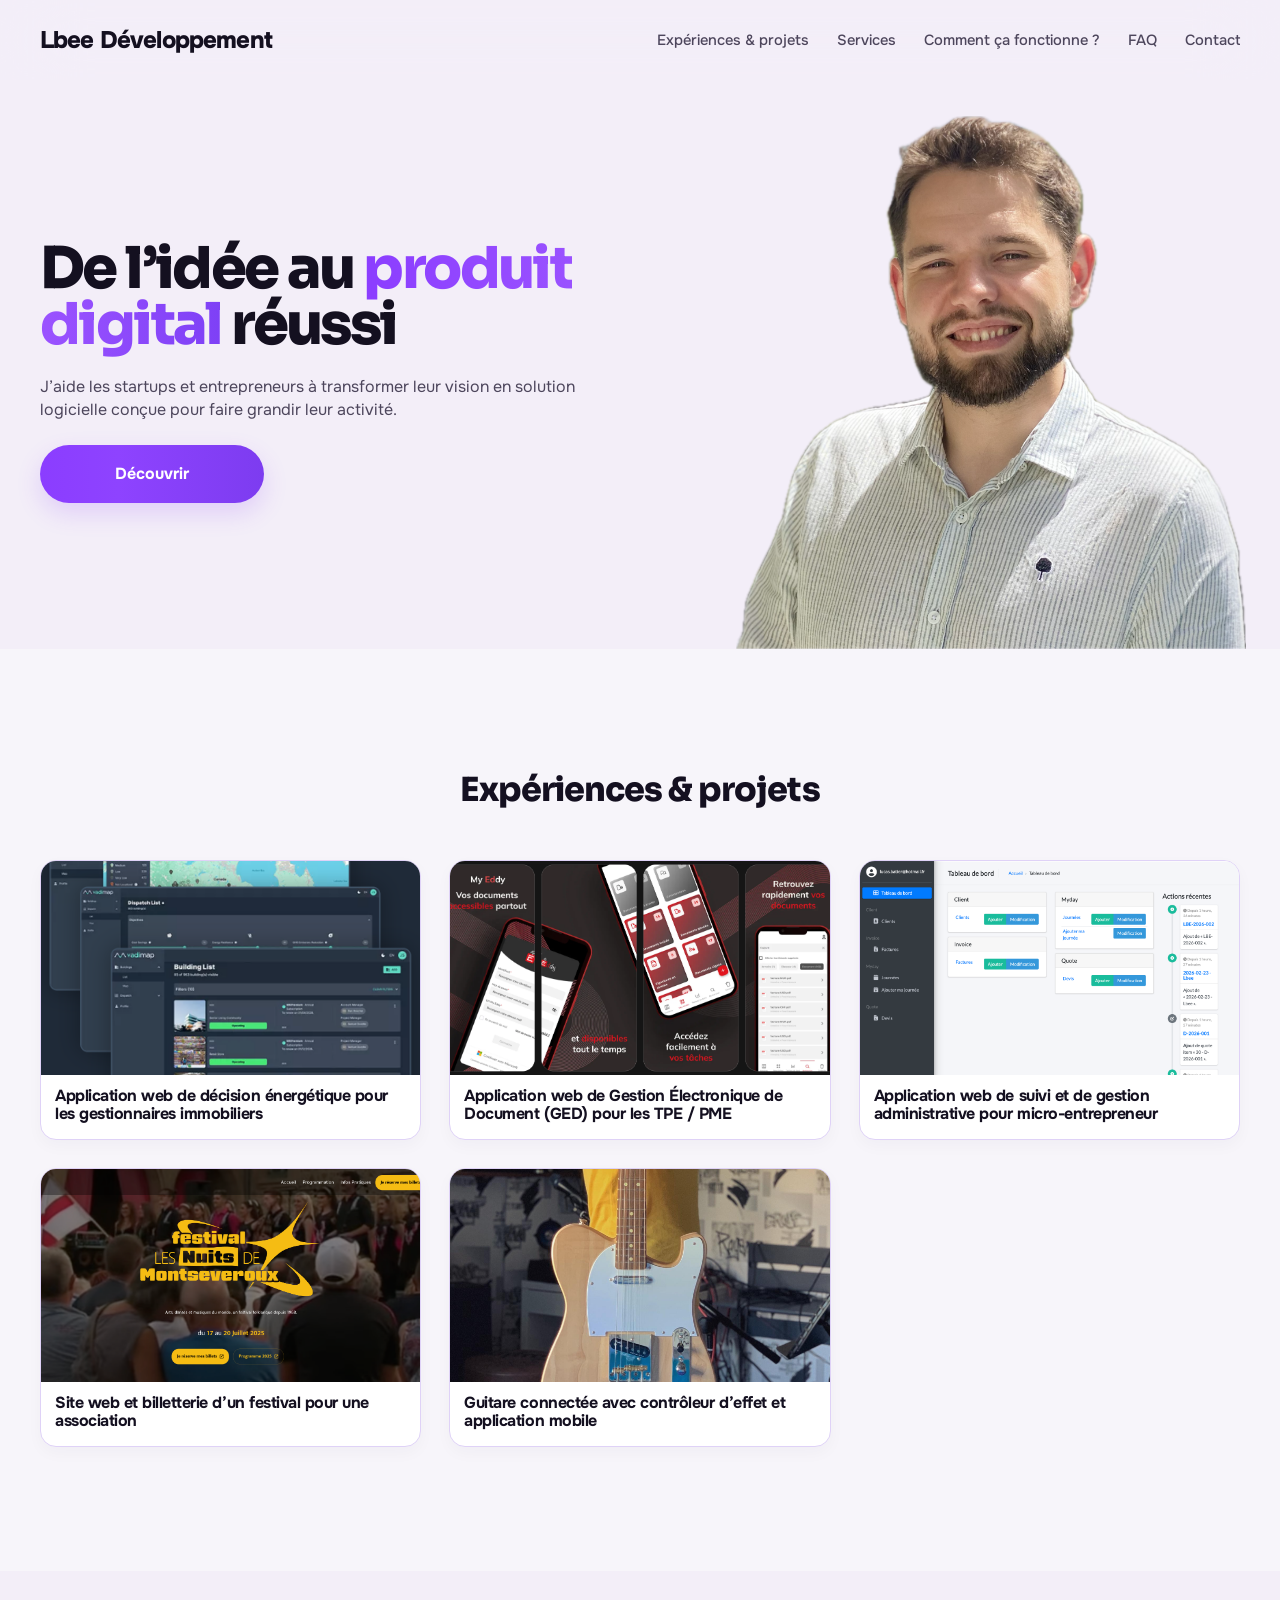
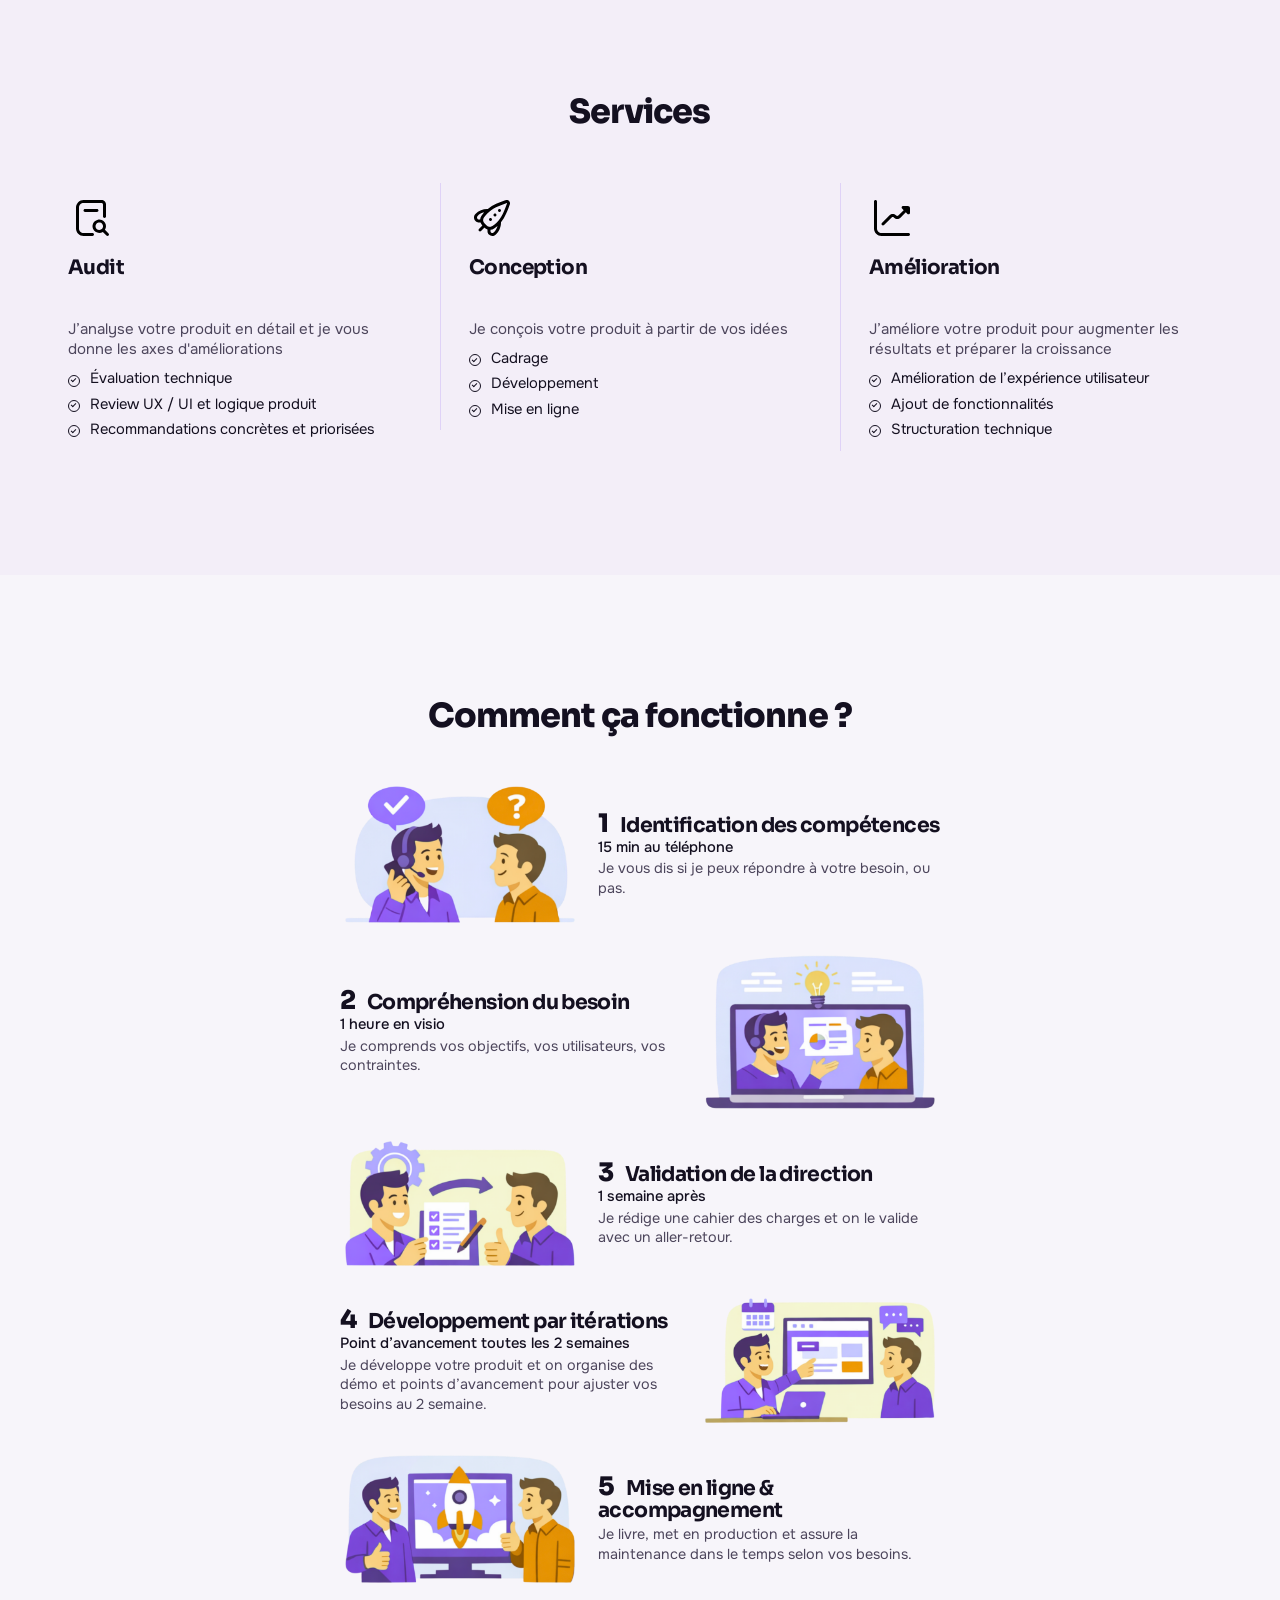
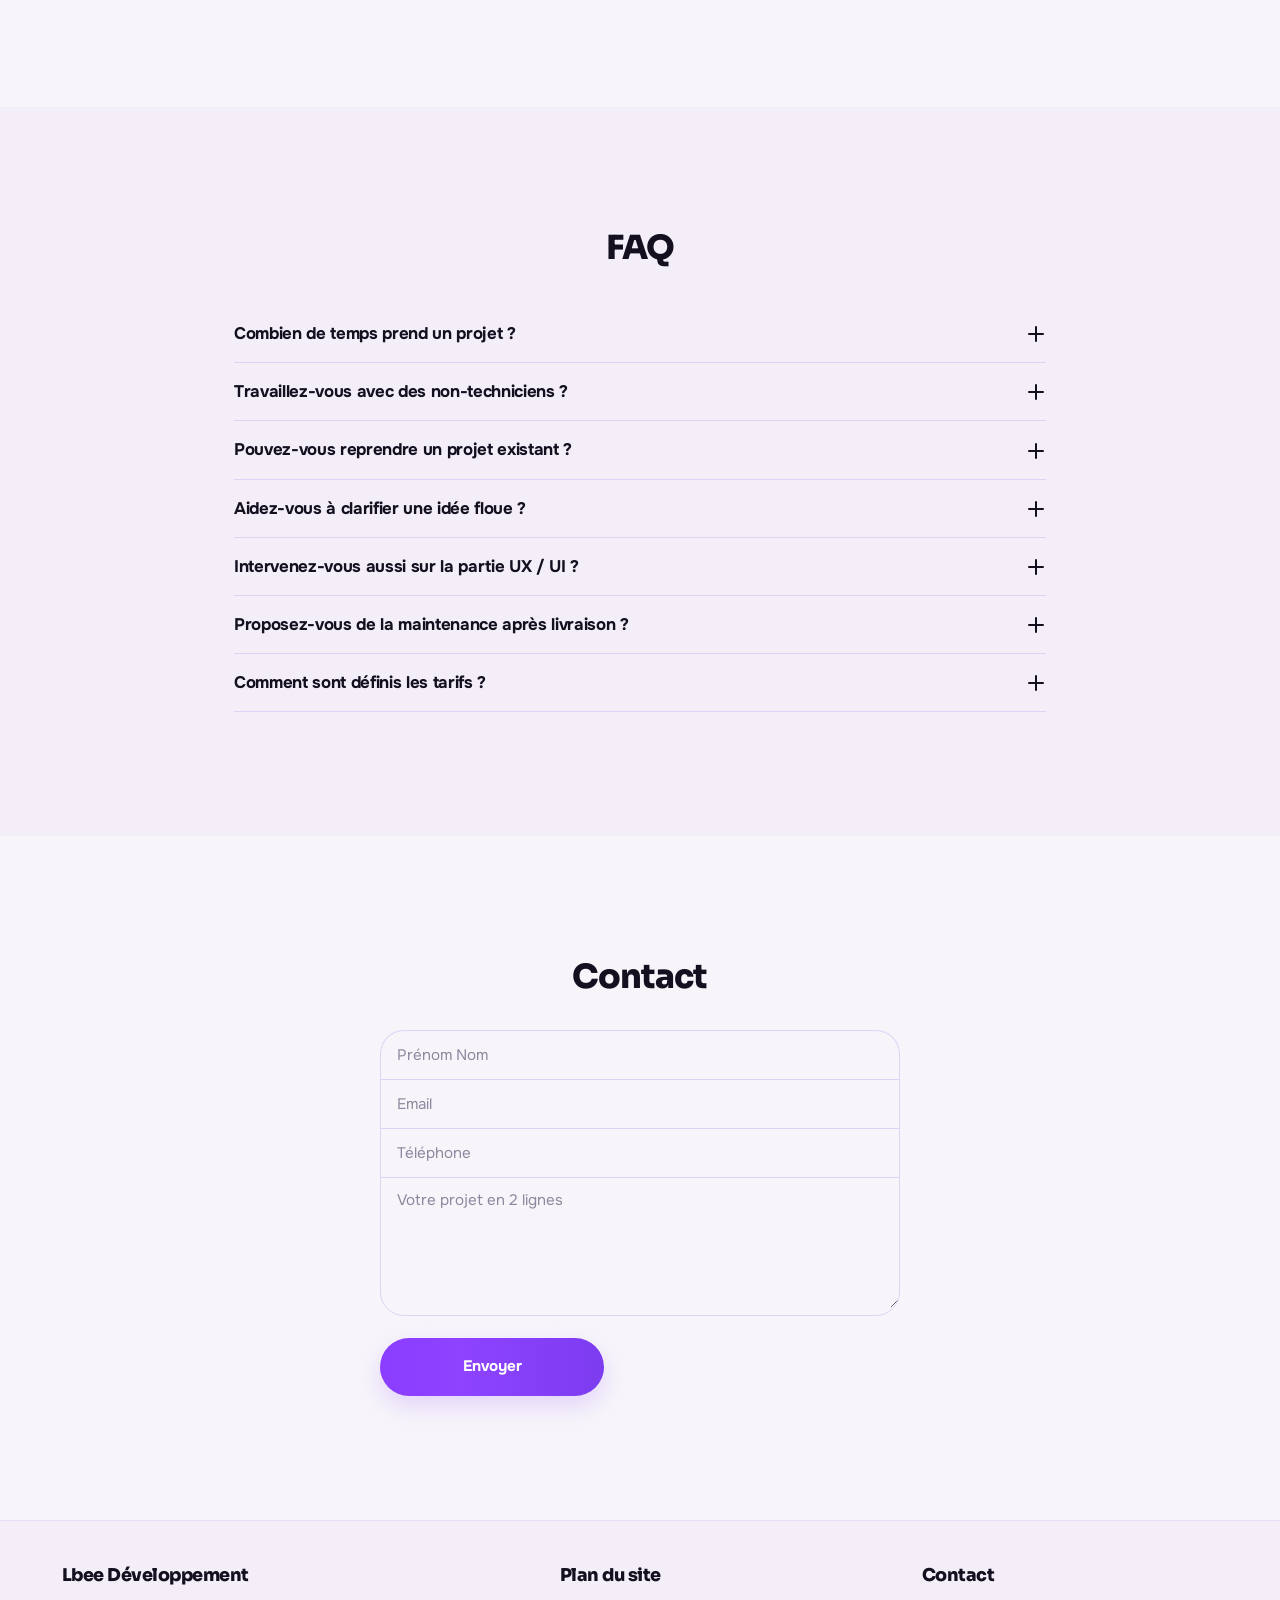
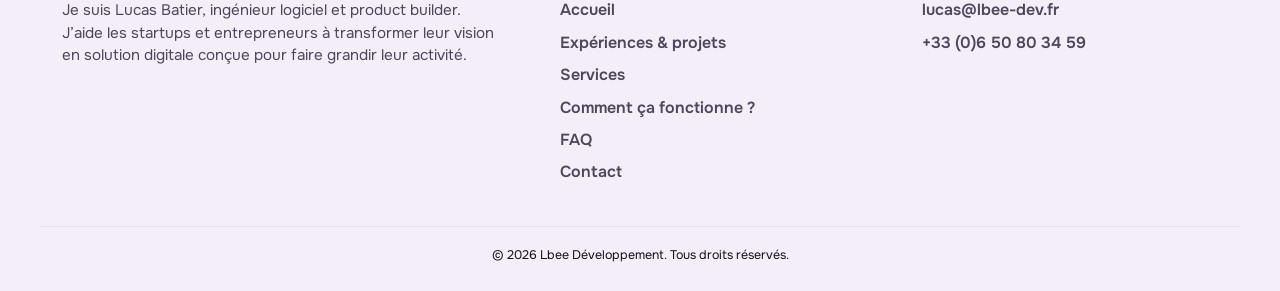
<file: index.html>
<!doctype html>
<html lang="fr">
  <head>
    <meta charset="utf-8" />
    <meta name="viewport" content="width=device-width, initial-scale=1" />
    <title>Lbee Développement | Conception de produits digitaux</title>
    <meta
      name="description"
      content="Lbee Développement accompagne les startups et entrepreneurs à transformer leur vision en solution logicielle conçue pour faire grandir leur activité."
    />
    <meta
      name="keywords"
      content="développement web, produit digital, startup, application web, audit technique, UX UI, freelance, Lbee Développement"
    />
    <meta name="author" content="Lbee Développement" />
    <meta name="robots" content="index,follow,max-image-preview:large" />
    <link rel="canonical" href="https://example.com/" />

    <!-- Open Graph -->
    <meta property="og:locale" content="fr_FR" />
    <meta property="og:type" content="website" />
    <meta property="og:title" content="Lbee Développement | Conception de produits digitaux" />
    <meta
      property="og:description"
      content="J’aide les startups et entrepreneurs à transformer leur vision en solution logicielle conçue pour faire grandir leur activité."
    />
    <meta property="og:url" content="https://example.com/" />
    <meta property="og:site_name" content="Lbee Développement" />
    <meta property="og:image" content="assets/images/og-cover.jpg" />

    <!-- Twitter -->
    <meta name="twitter:card" content="summary_large_image" />
    <meta name="twitter:title" content="Lbee Développement | Création de produits digitaux utiles" />
    <meta
      name="twitter:description"
      content="Audit produit & technique, conception de produit digital, évolution de 1ère version."
    />
    <meta name="twitter:image" content="assets/images/og-cover.jpg" />

    <!-- Fonts -->
    <link rel="preconnect" href="https://fonts.googleapis.com" />
    <link rel="preconnect" href="https://fonts.gstatic.com" crossorigin />
    <link
      href="https://fonts.googleapis.com/css2?family=Onest:wght@400;500;600;700;800&family=Sora:wght@600;700;800&display=swap"
      rel="stylesheet"
    />

    <link rel="icon" href="assets/images/favicon.ico" />
    <link rel="stylesheet" href="styles.css" />

    <!-- JSON-LD (minimal SEO foundation) -->
    <script type="application/ld+json">
      {
        "@context": "https://schema.org",
        "@type": "ProfessionalService",
        "name": "Lbee Développement",
        "url": "https://example.com/",
        "description": "Conception, développement et évolution de produits digitaux pour startups et entrepreneurs.",
        "areaServed": "France",
        "serviceType": ["Développement web", "Audit produit & technique", "Conception de produit digital"],
        "sameAs": []
      }
    </script>
  </head>

  <body>
    <a class="skip-link" href="#main-content">Aller au contenu</a>

    <header class="site-header" id="top">
      <div class="container header-inner">
        <a class="brand" href="#top" aria-label="Retour à l'accueil">Lbee Développement</a>

        <nav class="site-nav" aria-label="Navigation principale">
          <ul class="nav-list">
            <li><a href="#experiences">Expériences &amp; projets</a></li>
            <li><a href="#services">Services</a></li>
            <li><a href="#process">Comment ça fonctionne ?</a></li>
            <li><a href="#faq">FAQ</a></li>
            <li><a href="#contact">Contact</a></li>
          </ul>
        </nav>

        <button
          class="nav-toggle"
          type="button"
          aria-expanded="false"
          aria-controls="mobile-menu"
          aria-label="Ouvrir le menu"
        >
          <span class="nav-toggle__line"></span>
          <span class="nav-toggle__line"></span>
          <span class="nav-toggle__line"></span>
        </button>
      </div>

      <div id="mobile-menu" class="mobile-menu" hidden>
        <nav class="mobile-nav container" aria-label="Navigation mobile">
          <ul class="mobile-nav-list">
            <li><a href="#experiences">Expériences &amp; projets</a></li>
            <li><a href="#services">Services</a></li>
            <li><a href="#process">Comment ça fonctionne ?</a></li>
            <li><a href="#faq">FAQ</a></li>
            <li><a href="#contact">Contact</a></li>
          </ul>
        </nav>
      </div>
    </header>

    <main id="main-content">
      <!-- Hero -->
      <section class="hero">
        <div class="container hero__layout">
          <div class="hero__text">
            <h1 class="hero__title">
              De l’idée au <span class="text-gradient">produit digital</span> réussi
            </h1>
            <p class="hero__subtitle">
              J’aide les startups et entrepreneurs à transformer leur vision en solution logicielle conçue pour faire grandir leur activité.
            </p>
            <a class="button button--primary" href="#experiences">Découvrir</a>
          </div>

          <div class="hero__visual">
            <img
              src="assets/images/hero-portrait.png"
              alt="Portrait du fondateur de Lbee Développement"
              width="640"
              height="640"
              loading="eager"
              decoding="async"
            />
          </div>
        </div>
      </section>

      <!-- Experiences -->
      <section class="section section--white" id="experiences" aria-labelledby="experiences-title">
        <div class="container">
          <header class="section-header">
            <h2 id="experiences-title" class="section-title">Expériences &amp; projets</h2>
          </header>

          <div class="projects-grid">
            <a
              class="project-card project-card--link"
              href="projects/decision-energetique"
              aria-label="Voir le projet : Projet application web de décision énergétique"
            >
              <img
                class="project-card__image"
                src="assets/images/projects/decision-energetique.png"
                alt="Projet application web de décision énergétique"
                width="560"
                height="360"
                loading="lazy"
                decoding="async"
              />
              <div class="project-card__body">
                <h3 class="project-card__title">
                  Application web de décision énergétique pour les gestionnaires immobiliers
                </h3>
              </div>
            </a>

            <a
              class="project-card project-card--link"
              href="projects/ged"
              aria-label="Voir le projet : Projet application de Gestion Électronique de Document"
            >
              <img
                class="project-card__image"
                src="assets/images/projects/ged.png"
                alt="Projet application de Gestion Électronique de Document"
                width="560"
                height="360"
                loading="lazy"
                decoding="async"
              />
              <div class="project-card__body">
                <h3 class="project-card__title">
                  Application web de Gestion Électronique de Document (GED) pour les TPE / PME
                </h3>
              </div>
            </a>

            <a
              class="project-card project-card--link"
              href="projects/autogest"
              aria-label="Voir le projet : Projet application web de suivi administratif"
            >
              <img
                class="project-card__image"
                src="assets/images/projects/autogest.png"
                alt="Projet application web de suivi administratif"
                width="560"
                height="360"
                loading="lazy"
                decoding="async"
              />
              <div class="project-card__body">
                <h3 class="project-card__title">
                  Application web de suivi et de gestion administrative pour micro-entrepreneur
                </h3>
              </div>
            </a>


            <a
              class="project-card project-card--link"
              href="projects/les-nuits-de-montseveroux"
              aria-label="Voir le projet : Projet site web et billetterie pour festival"
            >
              <img
                class="project-card__image"
                src="assets/images/projects/les-nuits-de-montseveroux.png"
                alt="Projet site web et billetterie pour festival"
                width="560"
                height="360"
                loading="lazy"
                decoding="async"
              />
              <div class="project-card__body">
                <h3 class="project-card__title">
                  Site web et billetterie d’un festival pour une association
                </h3>
              </div>
            </a>


            <a
              class="project-card project-card--link"
              href="projects/guitare-connectee"
              aria-label="Voir le projet : Projet guitare connectée et application mobile"
            >
              <img
                class="project-card__image"
                src="assets/images/projects/guitare-connectee.jpeg"
                alt="Projet guitare connectée et application mobile"
                width="560"
                height="360"
                loading="lazy"
                decoding="async"
              />
              <div class="project-card__body">
                <h3 class="project-card__title">
                  Guitare connectée avec contrôleur d’effet et application mobile
                </h3>
              </div>
            </a>
          </div>
        </div>
      </section>

      <!-- Services -->
      <section class="section" id="services" aria-labelledby="services-title">
        <div class="container">
          <header class="section-header">
            <h2 id="services-title" class="section-title">Services</h2>
          </header>

          <div class="services-grid">
            <article class="service-card">
              <div class="service-card__icon" aria-hidden="true">
                <img src="assets/icons/service-audit.svg" alt="" width="44" height="44" loading="lazy" />
              </div>
              <div class="service-card__content">
                <h3 class="service-card__title">Audit</h3>
                <p class="service-card__desc">J’analyse votre produit en détail et je vous donne les axes d'améliorations</p>
                <ul class="service-card__list">
                  <li>Évaluation technique</li>
                  <li>Review UX / UI et logique produit</li>
                  <li>Recommandations concrètes et priorisées</li>
                </ul>
              </div>
            </article>

            <article class="service-card">
              <div class="service-card__icon" aria-hidden="true">
                <img src="assets/icons/service-conception.svg" alt="" width="44" height="44" loading="lazy" />
              </div>
              <div class="service-card__content">
                <h3 class="service-card__title">Conception</h3>
                <p class="service-card__desc">
                  Je conçois votre produit à partir de vos idées
                </p>
                <ul class="service-card__list">
                  <li>Cadrage</li>
                  <li>Développement</li>
                  <li>Mise en ligne</li>
                </ul>
              </div>
            </article>

            <article class="service-card">
              <div class="service-card__icon" aria-hidden="true">
                <img src="assets/icons/service-evolution.svg" alt="" width="44" height="44" loading="lazy" />
              </div>
              <div class="service-card__content">
                <h3 class="service-card__title">Amélioration</h3>
                <p class="service-card__desc">
                  J’améliore votre produit pour augmenter les résultats et préparer la croissance
                </p>
                <ul class="service-card__list">
                  <li>Amélioration de l’expérience utilisateur</li>
                  <li>Ajout de fonctionnalités</li>
                  <li>Structuration technique</li>
                </ul>
              </div>
            </article>
          </div>
        </div>
      </section>

      <!-- Process -->
      <section class="section section--white" id="process" aria-labelledby="process-title">
        <div class="container process">
          <header class="section-header">
            <h2 id="process-title" class="section-title">Comment ça fonctionne ?</h2>
          </header>

          <ol class="process-steps">
            <li class="process-step">
              <div class="process-step__illustration">
                <img src="assets/images/process/1.png" alt="" width="240" height="140" loading="lazy" />
              </div>
              <div class="process-step__content">
                <h3 class="process-step__title"><span class="step-number">1</span> Identification des compétences</h3>
                <p class="process-step__meta">15 min au téléphone</p>
                <p class="process-step__desc">
                  Je vous dis si je peux répondre à votre besoin, ou pas.
                </p>
              </div>
            </li>

            <li class="process-step">
              <div class="process-step__illustration">
                <img src="assets/images/process/2.png" alt="" width="240" height="140" loading="lazy" />
              </div>
              <div class="process-step__content">
                <h3 class="process-step__title"><span class="step-number">2</span> Compréhension du besoin</h3>
                <p class="process-step__meta">1 heure en visio</p>
                <p class="process-step__desc">
                  Je comprends vos objectifs, vos utilisateurs, vos contraintes.
                </p>
              </div>
            </li>

            <li class="process-step">
              <div class="process-step__illustration">
                <img src="assets/images/process/3.png" alt="" width="240" height="140" loading="lazy" />
              </div>
              <div class="process-step__content">
                <h3 class="process-step__title"><span class="step-number">3</span> Validation de la direction</h3>
                <p class="process-step__meta">1 semaine après</p>
                <p class="process-step__desc">
                  Je rédige une cahier des charges et on le valide avec un aller-retour.
                </p>
              </div>
            </li>

            <li class="process-step">
              <div class="process-step__illustration">
                <img src="assets/images/process/4.png" alt="" width="240" height="140" loading="lazy" />
              </div>
              <div class="process-step__content">
                <h3 class="process-step__title"><span class="step-number">4</span> Développement par itérations</h3>
                <p class="process-step__meta">Point d’avancement toutes les 2 semaines</p>
                <p class="process-step__desc">
                  Je développe votre produit et on organise des démo et points d’avancement pour ajuster vos besoins au 2 semaine.
                </p>
              </div>
            </li>

            <li class="process-step">
              <div class="process-step__illustration">
                <img src="assets/images/process/5.png" alt="" width="240" height="140" loading="lazy" />
              </div>
              <div class="process-step__content">
                <h3 class="process-step__title"><span class="step-number">5</span> Mise en ligne &amp; accompagnement</h3>
                <p class="process-step__meta"></p>
                <p class="process-step__desc">
                  Je livre, met en production et assure la maintenance dans le temps selon vos besoins.
                </p>
              </div>
            </li>
          </ol>
        </div>
      </section>

      <!-- FAQ -->
      <section class="section" id="faq" aria-labelledby="faq-title">
        <div class="container faq">
          <header class="section-header">
            <h2 id="faq-title" class="section-title">FAQ</h2>
          </header>

          <div class="faq-list" role="list">
            <article class="faq-item" role="listitem">
              <h3>
                <button class="faq-question" type="button" aria-expanded="false" aria-controls="faq-panel-1" id="faq-button-1">
                  <span>Combien de temps prend un projet ?</span>
                  <span class="faq-icon" aria-hidden="true"></span>
                </button>
              </h3>
              <div class="faq-answer" id="faq-panel-1" role="region" aria-labelledby="faq-button-1" hidden>
                <p>
                  Tout dépend de la complexité, il peut prendre 1 jour pour un site vitrine ou une application très simple à plusieurs mois pour une application métier spécifique.
                </p>
              </div>
            </article>

            <article class="faq-item" role="listitem">
              <h3>
                <button class="faq-question" type="button" aria-expanded="false" aria-controls="faq-panel-2" id="faq-button-2">
                  <span>Travaillez-vous avec des non-techniciens ?</span>
                  <span class="faq-icon" aria-hidden="true"></span>
                </button>
              </h3>
              <div class="faq-answer" id="faq-panel-2" role="region" aria-labelledby="faq-button-2" hidden>
                <p>
                  Oui, j’ai l’habitude de travailler avec et pour des personnes qui ne connaissent pas le métier mais qui me transmette le besoin.
                </p>
              </div>
            </article>

            <article class="faq-item" role="listitem">
              <h3>
                <button class="faq-question" type="button" aria-expanded="false" aria-controls="faq-panel-3" id="faq-button-3">
                  <span>Pouvez-vous reprendre un projet existant ?</span>
                  <span class="faq-icon" aria-hidden="true"></span>
                </button>
              </h3>
              <div class="faq-answer" id="faq-panel-3" role="region" aria-labelledby="faq-button-3" hidden>
                <p>
                  Oui, je conseil un audit en amont pour identifier la complexité et l’état du projet.
                </p>
              </div>
            </article>

            <article class="faq-item" role="listitem">
              <h3>
                <button class="faq-question" type="button" aria-expanded="false" aria-controls="faq-panel-4" id="faq-button-4">
                  <span>Aidez-vous à clarifier une idée floue ?</span>
                  <span class="faq-icon" aria-hidden="true"></span>
                </button>
              </h3>
              <div class="faq-answer" id="faq-panel-4" role="region" aria-labelledby="faq-button-4" hidden>
                <p>
                  Oui, avec ma vision produits, nous pouvons effectuer un travail ensemble sur la cible utilisateur, les personas afin de creuser et valider le concept.
                </p>
              </div>
            </article>

            <article class="faq-item" role="listitem">
              <h3>
                <button class="faq-question" type="button" aria-expanded="false" aria-controls="faq-panel-5" id="faq-button-5">
                  <span>Intervenez-vous aussi sur la partie UX / UI ?</span>
                  <span class="faq-icon" aria-hidden="true"></span>
                </button>
              </h3>
              <div class="faq-answer" id="faq-panel-5" role="region" aria-labelledby="faq-button-5" hidden>
                <p>
                  Oui, je peux effectuer des maquettes et définir des flow utilisateur sur des produits simple. S’il y a plus de complexité je collabore avec un designer.
                </p>
              </div>
            </article>

            <article class="faq-item" role="listitem">
              <h3>
                <button class="faq-question" type="button" aria-expanded="false" aria-controls="faq-panel-6" id="faq-button-6">
                  <span>Proposez-vous de la maintenance après livraison ?</span>
                  <span class="faq-icon" aria-hidden="true"></span>
                </button>
              </h3>
              <div class="faq-answer" id="faq-panel-6" role="region" aria-labelledby="faq-button-6" hidden>
                <p>
                  Oui, si vous souhaitez que je gère l’hébergement de votre projet je garantit la maintenance en fonction de votre besoin.
                </p>
              </div>
            </article>

            <article class="faq-item" role="listitem">
              <h3>
                <button class="faq-question" type="button" aria-expanded="false" aria-controls="faq-panel-7" id="faq-button-7">
                  <span>Comment sont définis les tarifs ?</span>
                  <span class="faq-icon" aria-hidden="true"></span>
                </button>
              </h3>
              <div class="faq-answer" id="faq-panel-7" role="region" aria-labelledby="faq-button-7" hidden>
                <p>
                  Une estimation du temps à passer est définis après le 1er rendez-vous et ensuite c’est un prorata de mon TJM (Taux Journalier Moyen).
                </p>
              </div>
            </article>
          </div>
        </div>
      </section>

      <!-- Contact -->
      <section class="section section--white" id="contact" aria-labelledby="contact-title">
        <div class="container contact">
          <header class="section-header">
            <h2 id="contact-title" class="section-title">Contact</h2>
          </header>

          <form
            class="contact-form"
            name="contact"
            method="POST"
            netlify
            netlify-honeypot="bot-field"
            action="/merci/"
          >
            <input type="hidden" name="form-name" value="contact" />
            <p class="sr-only">
              <label>Ne pas remplir ce champ si vous êtes humain : <input name="bot-field" /></label>
            </p>

            <div class="form-field">
              <label for="contact-name" class="sr-only">Prénom Nom</label>
              <input
                id="contact-name"
                name="name"
                type="text"
                placeholder="Prénom Nom"
                autocomplete="name"
                required
              />
            </div>

            <div class="form-field">
              <label for="contact-email" class="sr-only">Email</label>
              <input
                id="contact-email"
                name="email"
                type="email"
                placeholder="Email"
                autocomplete="email"
                required
              />
            </div>

            <div class="form-field">
              <label for="contact-phone" class="sr-only">Téléphone</label>
              <input
                id="contact-phone"
                name="phone"
                type="tel"
                placeholder="Téléphone"
                autocomplete="tel"
                required
              />
            </div>

            <div class="form-field form-field--textarea">
              <label for="contact-message" class="sr-only">Votre projet en 2 lignes</label>
              <textarea
                id="contact-message"
                name="message"
                rows="5"
                placeholder="Votre projet en 2 lignes"
                required
              ></textarea>
            </div>

            <button class="button button--primary contact-form__submit" type="submit">
              Envoyer
            </button>
          </form>
        </div>
      </section>
    </main>

    <footer class="site-footer" aria-labelledby="footer-title">
      <div class="container">
        <div class="footer-grid">
          <!-- Left -->
          <section class="footer-block footer-about" aria-label="À propos">
            <h3 class="footer-title">Lbee Développement</h3>
            <p class="footer-text">
              Je suis Lucas Batier, ingénieur logiciel et product builder. J’aide les startups et entrepreneurs à transformer leur vision en solution digitale conçue pour faire grandir leur activité.
            </p>
          </section>

          <!-- Middle -->
          <nav class="footer-block footer-nav" aria-label="Plan du site">
            <h3 class="footer-title">Plan du site</h3>
            <ul class="footer-links">
              <li><a href="#top">Accueil</a></li>
              <li><a href="#experiences">Expériences &amp; projets</a></li>
              <li><a href="#services">Services</a></li>
              <li><a href="#process">Comment ça fonctionne ?</a></li>
              <li><a href="#faq">FAQ</a></li>
              <li><a href="#contact">Contact</a></li>
            </ul>
          </nav>

          <!-- Right -->
          <section class="footer-block footer-contact" aria-label="Contact">
            <h3 class="footer-title">Contact</h3>
            <ul class="footer-links">
              <li>
                <a href="mailto:lucas@lbee-dev.fr">lucas@lbee-dev.fr</a>
              </li>
              <li>
                <a href="tel:+33650803459">+33 (0)6 50 80 34 59</a>
              </li>
            </ul>
          </section>
        </div>

        <div class="footer-bottom">
          <small>© 2026 Lbee Développement. Tous droits réservés.</small>
        </div>
      </div>
    </footer>

    <script>
      (function () {
        'use strict';

        // Mobile menu
        const header = document.querySelector('.site-header');
        const navToggle = document.querySelector('.nav-toggle');
        const mobileMenu = document.getElementById('mobile-menu');
        const mobileLinks = document.querySelectorAll('.mobile-nav a');

        if (navToggle && mobileMenu) {
          const toggleMenu = (forceOpen) => {
            const isExpanded = navToggle.getAttribute('aria-expanded') === 'true';
            const shouldOpen = typeof forceOpen === 'boolean' ? forceOpen : !isExpanded;

            navToggle.setAttribute('aria-expanded', String(shouldOpen));
            navToggle.setAttribute('aria-label', shouldOpen ? 'Fermer le menu' : 'Ouvrir le menu');
            mobileMenu.hidden = !shouldOpen;
            header.classList.toggle('is-menu-open', shouldOpen);
            document.body.classList.toggle('menu-open', shouldOpen);
          };

          navToggle.addEventListener('click', () => toggleMenu());

          mobileLinks.forEach((link) => {
            link.addEventListener('click', () => toggleMenu(false));
          });

          document.addEventListener('keydown', (event) => {
            if (event.key === 'Escape') {
              toggleMenu(false);
            }
          });
        }

        // FAQ accordion (one open at a time)
        const faqButtons = Array.from(document.querySelectorAll('.faq-question'));

        const closeFaqItem = (button) => {
          const panelId = button.getAttribute('aria-controls');
          const panel = panelId ? document.getElementById(panelId) : null;
          button.setAttribute('aria-expanded', 'false');
          if (panel) panel.hidden = true;
          button.closest('.faq-item')?.classList.remove('is-open');
        };

        const openFaqItem = (button) => {
          const panelId = button.getAttribute('aria-controls');
          const panel = panelId ? document.getElementById(panelId) : null;
          button.setAttribute('aria-expanded', 'true');
          if (panel) panel.hidden = false;
          button.closest('.faq-item')?.classList.add('is-open');
        };

        faqButtons.forEach((button) => {
          closeFaqItem(button);

          button.addEventListener('click', () => {
            const isOpen = button.getAttribute('aria-expanded') === 'true';

            faqButtons.forEach((otherButton) => {
              if (otherButton !== button) closeFaqItem(otherButton);
            });

            if (isOpen) {
              closeFaqItem(button);
            } else {
              openFaqItem(button);
            }
          });
        });

        // Smooth close mobile menu on desktop resize
        const mediaDesktop = window.matchMedia('(min-width: 900px)');
        const handleDesktopChange = (e) => {
          if (e.matches && navToggle && mobileMenu) {
            navToggle.setAttribute('aria-expanded', 'false');
            navToggle.setAttribute('aria-label', 'Ouvrir le menu');
            mobileMenu.hidden = true;
            header?.classList.remove('is-menu-open');
            document.body.classList.remove('menu-open');
          }
        };

        if (typeof mediaDesktop.addEventListener === 'function') {
          mediaDesktop.addEventListener('change', handleDesktopChange);
        } else if (typeof mediaDesktop.addListener === 'function') {
          mediaDesktop.addListener(handleDesktopChange);
        }

        // "Back to top" links target #top, which is the sticky header. Native
        // anchor scrolling lands ~90px short (scroll-padding-top) because the
        // header is already pinned to the viewport top, so scroll explicitly.
        const topLinks = document.querySelectorAll('a[href="#top"]');
        const reduceMotion = window.matchMedia('(prefers-reduced-motion: reduce)');

        topLinks.forEach((link) => {
          link.addEventListener('click', (event) => {
            event.preventDefault();
            window.scrollTo({
              top: 0,
              behavior: reduceMotion.matches ? 'auto' : 'smooth',
            });
          });
        });
      })();
    </script>
  </body>
</html>
</file>
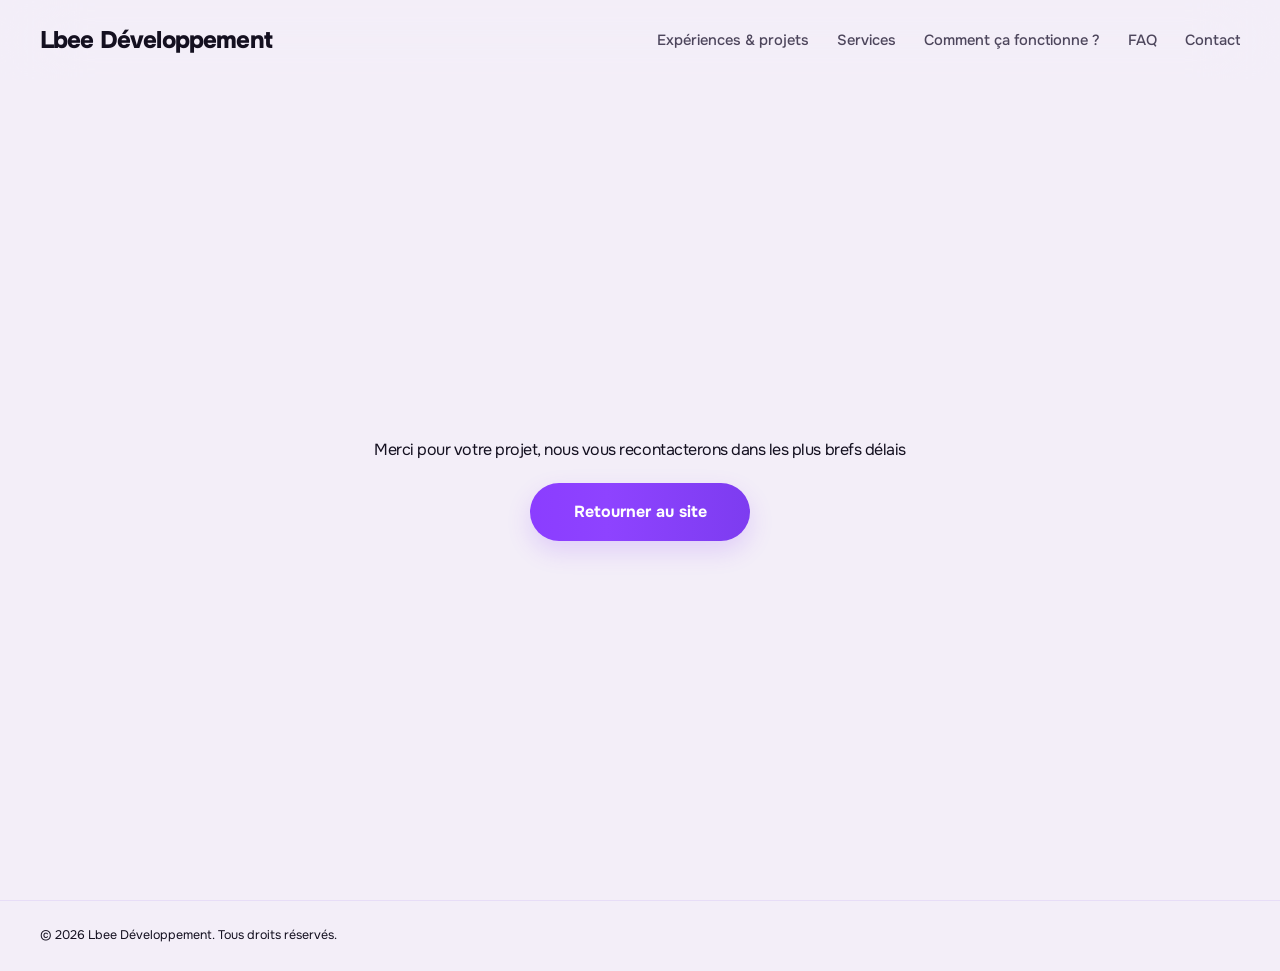
<file: merci/index.html>
<!doctype html>
<html lang="fr">
  <head>
    <meta charset="utf-8" />
    <meta name="viewport" content="width=device-width, initial-scale=1" />
    <title>Merci | Lbee Développement</title>
    <meta
      name="description"
      content="Merci pour votre message. Nous vous recontacterons dans les plus brefs délais."
    />
    <meta name="robots" content="noindex,follow" />
    <link rel="canonical" href="https://example.com/merci/" />

    <!-- Fonts -->
    <link rel="preconnect" href="https://fonts.googleapis.com" />
    <link rel="preconnect" href="https://fonts.gstatic.com" crossorigin />
    <link
      href="https://fonts.googleapis.com/css2?family=Onest:wght@400;500;600;700;800&family=Sora:wght@600;700;800&display=swap"
      rel="stylesheet"
    />

    <!-- Reuse main styles -->
    <link rel="stylesheet" href="../styles.css" />
  </head>

  <body>
    <a class="skip-link" href="#main-content">Aller au contenu</a>

    <header class="site-header" id="top">
      <div class="container header-inner">
        <a class="brand" href="../index.html" aria-label="Retour à l'accueil">Lbee Développement</a>

        <nav class="site-nav" aria-label="Navigation principale">
          <ul class="nav-list">
            <li><a href="../index.html#experiences">Expériences &amp; projets</a></li>
            <li><a href="../index.html#services">Services</a></li>
            <li><a href="../index.html#process">Comment ça fonctionne ?</a></li>
            <li><a href="../index.html#faq">FAQ</a></li>
            <li><a href="../index.html#contact">Contact</a></li>
          </ul>
        </nav>

        <button
          class="nav-toggle"
          type="button"
          aria-expanded="false"
          aria-controls="mobile-menu"
          aria-label="Ouvrir le menu"
        >
          <span class="nav-toggle__line"></span>
          <span class="nav-toggle__line"></span>
          <span class="nav-toggle__line"></span>
        </button>
      </div>

      <div id="mobile-menu" class="mobile-menu" hidden>
        <nav class="mobile-nav container" aria-label="Navigation mobile">
          <ul class="mobile-nav-list">
            <li><a href="../index.html#experiences">Expériences &amp; projets</a></li>
            <li><a href="../index.html#services">Services</a></li>
            <li><a href="../index.html#process">Comment ça fonctionne ?</a></li>
            <li><a href="../index.html#faq">FAQ</a></li>
            <li><a href="../index.html#contact">Contact</a></li>
          </ul>
        </nav>
      </div>
    </header>

    <main id="main-content" class="thankyou-page">
      <section class="thankyou">
        <div class="container thankyou__inner">
          <p class="thankyou__text">
            Merci pour votre projet, nous vous recontacterons dans les plus brefs délais
          </p>

          <a class="button button--primary thankyou__cta" href="../index.html">
            Retourner au site
          </a>
        </div>
      </section>
    </main>

    <footer class="site-footer">
      <div class="container site-footer__inner">
        <small>© 2026 Lbee Développement. Tous droits réservés.</small>
      </div>
    </footer>

    <script>
      (function () {
        'use strict';

        const header = document.querySelector('.site-header');
        const navToggle = document.querySelector('.nav-toggle');
        const mobileMenu = document.getElementById('mobile-menu');
        const mobileLinks = document.querySelectorAll('.mobile-nav a');

        if (navToggle && mobileMenu) {
          const toggleMenu = (forceOpen) => {
            const isExpanded = navToggle.getAttribute('aria-expanded') === 'true';
            const shouldOpen = typeof forceOpen === 'boolean' ? forceOpen : !isExpanded;

            navToggle.setAttribute('aria-expanded', String(shouldOpen));
            navToggle.setAttribute('aria-label', shouldOpen ? 'Fermer le menu' : 'Ouvrir le menu');
            mobileMenu.hidden = !shouldOpen;
            header.classList.toggle('is-menu-open', shouldOpen);
            document.body.classList.toggle('menu-open', shouldOpen);
          };

          navToggle.addEventListener('click', () => toggleMenu());

          mobileLinks.forEach((link) => {
            link.addEventListener('click', () => toggleMenu(false));
          });

          document.addEventListener('keydown', (event) => {
            if (event.key === 'Escape') toggleMenu(false);
          });

          const mediaDesktop = window.matchMedia('(min-width: 900px)');
          const handleDesktopChange = (e) => {
            if (e.matches) toggleMenu(false);
          };

          if (typeof mediaDesktop.addEventListener === 'function') {
            mediaDesktop.addEventListener('change', handleDesktopChange);
          } else if (typeof mediaDesktop.addListener === 'function') {
            mediaDesktop.addListener(handleDesktopChange);
          }
        }
      })();
    </script>
  </body>
</html>
</file>
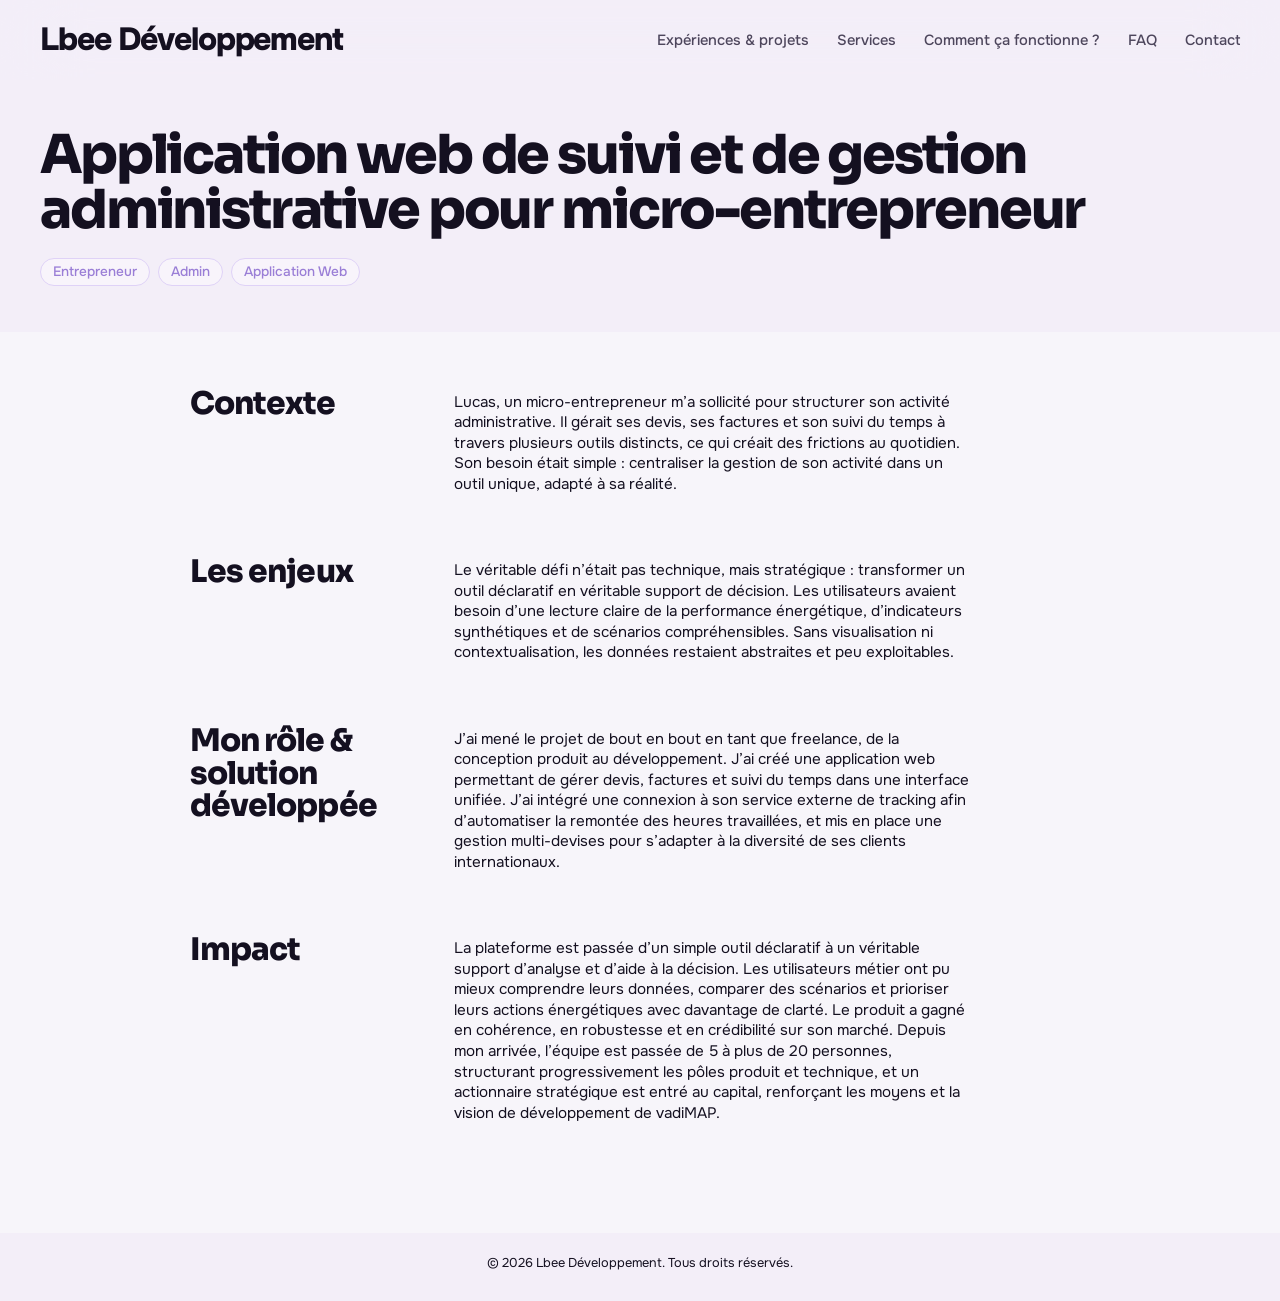
<file: projects/autogest/index.html>
<!doctype html>
<html lang="fr">
  <head>
    <meta charset="utf-8" />
    <meta name="viewport" content="width=device-width, initial-scale=1" />
    <title>Application web de suivi et gestion administrative | Lbee Développement</title>
    <meta
      name="description"
      content="Retour d'expérience sur une application web de suivi et de gestion administrative pour micro-entrepreneur."
    />
    <link rel="canonical" href="https://example.com/projects/autogest.html" />
    <meta name="robots" content="index,follow,max-image-preview:large" />

    <meta property="og:type" content="article" />
    <meta property="og:locale" content="fr_FR" />
    <meta property="og:title" content="Application web de suivi et gestion administrative | Lbee Développement" />
    <meta property="og:description" content="Cas projet de gestion administrative pour micro-entrepreneur." />
    <meta property="og:url" content="https://example.com/projects/autogest.html" />
    <meta property="og:image" content="../assets/images/project-3.jpg" />

    <link rel="preconnect" href="https://fonts.googleapis.com" />
    <link rel="preconnect" href="https://fonts.gstatic.com" crossorigin />
    <link href="https://fonts.googleapis.com/css2?family=Onest:wght@400;500;600;700;800&family=Sora:wght@600;700;800&display=swap" rel="stylesheet" />
    <link rel="icon" href="../../assets/images/favicon.ico" />
    <link rel="stylesheet" href="../project-pages.css" />
  </head>
  <body>
    <a class="skip-link" href="#main-content">Aller au contenu</a>

    <header class="site-header" id="top">
      <div class="container header-inner">
        <a class="brand" href="../../index.html">Lbee Développement</a>
        <nav class="site-nav" aria-label="Navigation principale">
          <ul class="nav-list">
            <li><a href="../../index.html#experiences">Expériences &amp; projets</a></li>
            <li><a href="../../index.html#services">Services</a></li>
            <li><a href="../../index.html#process">Comment ça fonctionne ?</a></li>
            <li><a href="../../index.html#faq">FAQ</a></li>
            <li><a href="../../index.html#contact">Contact</a></li>
          </ul>
        </nav>
        <button class="nav-toggle" type="button" aria-expanded="false" aria-controls="mobile-menu" aria-label="Ouvrir le menu">
          <span class="nav-toggle__line"></span><span class="nav-toggle__line"></span><span class="nav-toggle__line"></span>
        </button>
      </div>
      <div id="mobile-menu" class="mobile-menu" hidden>
        <nav class="mobile-nav container" aria-label="Navigation mobile">
          <ul class="mobile-nav-list">
            <li><a href="../../index.html#experiences">Expériences &amp; projets</a></li>
            <li><a href="../../index.html#services">Services</a></li>
            <li><a href="../../index.html#process">Comment ça fonctionne ?</a></li>
            <li><a href="../../index.html#faq">FAQ</a></li>
            <li><a href="../../index.html#contact">Contact</a></li>
          </ul>
        </nav>
      </div>
    </header>

    <main id="main-content" class="project-page">
      <section class="project-hero">
        <div class="container">
          <h1 class="project-hero__title">
            Application web de suivi et de gestion administrative pour micro-entrepreneur
          </h1>
          <div class="project-tags" aria-label="Catégories du projet">
            <span class="project-tag">Entrepreneur</span>
            <span class="project-tag">Admin</span>
            <span class="project-tag">Application Web</span>
          </div>
        </div>
      </section>

      <section class="project-content">
        <div class="container">
          <div class="project-sections">
            <section class="project-section" aria-labelledby="contexte">
              <h2 id="contexte" class="project-section__title">Contexte</h2>
              <div class="project-section__text">
                <p>
                  Lucas, un micro-entrepreneur m’a sollicité pour structurer son activité administrative. Il gérait ses devis,
                  ses factures et son suivi du temps à travers plusieurs outils distincts, ce qui créait des frictions au quotidien.
                  Son besoin était simple : centraliser la gestion de son activité dans un outil unique, adapté à sa réalité.
                </p>
              </div>
            </section>

            <section class="project-section" aria-labelledby="enjeux">
              <h2 id="enjeux" class="project-section__title">Les enjeux</h2>
              <div class="project-section__text">
                <p>
                  Le véritable défi n’était pas technique, mais stratégique : transformer un outil déclaratif en véritable support
                  de décision. Les utilisateurs avaient besoin d’une lecture claire de la performance énergétique, d’indicateurs
                  synthétiques et de scénarios compréhensibles. Sans visualisation ni contextualisation, les données restaient
                  abstraites et peu exploitables.
                </p>
              </div>
            </section>

            <section class="project-section" aria-labelledby="role">
              <h2 id="role" class="project-section__title">Mon rôle &amp; solution développée</h2>
              <div class="project-section__text">
                <p>
                  J’ai mené le projet de bout en bout en tant que freelance, de la conception produit au développement.
                  J’ai créé une application web permettant de gérer devis, factures et suivi du temps dans une interface unifiée.
                  J’ai intégré une connexion à son service externe de tracking afin d’automatiser la remontée des heures travaillées,
                  et mis en place une gestion multi-devises pour s’adapter à la diversité de ses clients internationaux.
                </p>
              </div>
            </section>

            <section class="project-section" aria-labelledby="impact">
              <h2 id="impact" class="project-section__title">Impact</h2>
              <div class="project-section__text">
                <p>
                  La plateforme est passée d’un simple outil déclaratif à un véritable support d’analyse et d’aide à la décision.
                  Les utilisateurs métier ont pu mieux comprendre leurs données, comparer des scénarios et prioriser leurs actions
                  énergétiques avec davantage de clarté. Le produit a gagné en cohérence, en robustesse et en crédibilité sur son marché.
                  Depuis mon arrivée, l’équipe est passée de 5 à plus de 20 personnes, structurant progressivement les pôles produit
                  et technique, et un actionnaire stratégique est entré au capital, renforçant les moyens et la vision de développement
                  de vadiMAP.
                </p>
              </div>
            </section>
          </div>
        </div>
      </section>
    </main>

    <footer class="site-footer">
      <div class="container site-footer__inner">
        <small>© 2026 Lbee Développement. Tous droits réservés.</small>
      </div>
    </footer>

    <script>
      (function () {
        'use strict';
        const header = document.querySelector('.site-header');
        const navToggle = document.querySelector('.nav-toggle');
        const mobileMenu = document.getElementById('mobile-menu');
        const mobileLinks = document.querySelectorAll('.mobile-nav a');
        if (navToggle && mobileMenu) {
          const toggleMenu = (forceOpen) => {
            const isExpanded = navToggle.getAttribute('aria-expanded') === 'true';
            const shouldOpen = typeof forceOpen === 'boolean' ? forceOpen : !isExpanded;
            navToggle.setAttribute('aria-expanded', String(shouldOpen));
            navToggle.setAttribute('aria-label', shouldOpen ? 'Fermer le menu' : 'Ouvrir le menu');
            mobileMenu.hidden = !shouldOpen;
            header.classList.toggle('is-menu-open', shouldOpen);
            document.body.classList.toggle('menu-open', shouldOpen);
          };
          navToggle.addEventListener('click', () => toggleMenu());
          mobileLinks.forEach((link) => link.addEventListener('click', () => toggleMenu(false)));
          document.addEventListener('keydown', (event) => { if (event.key === 'Escape') toggleMenu(false); });
        }
      })();
    </script>
  </body>
</html>
</file>
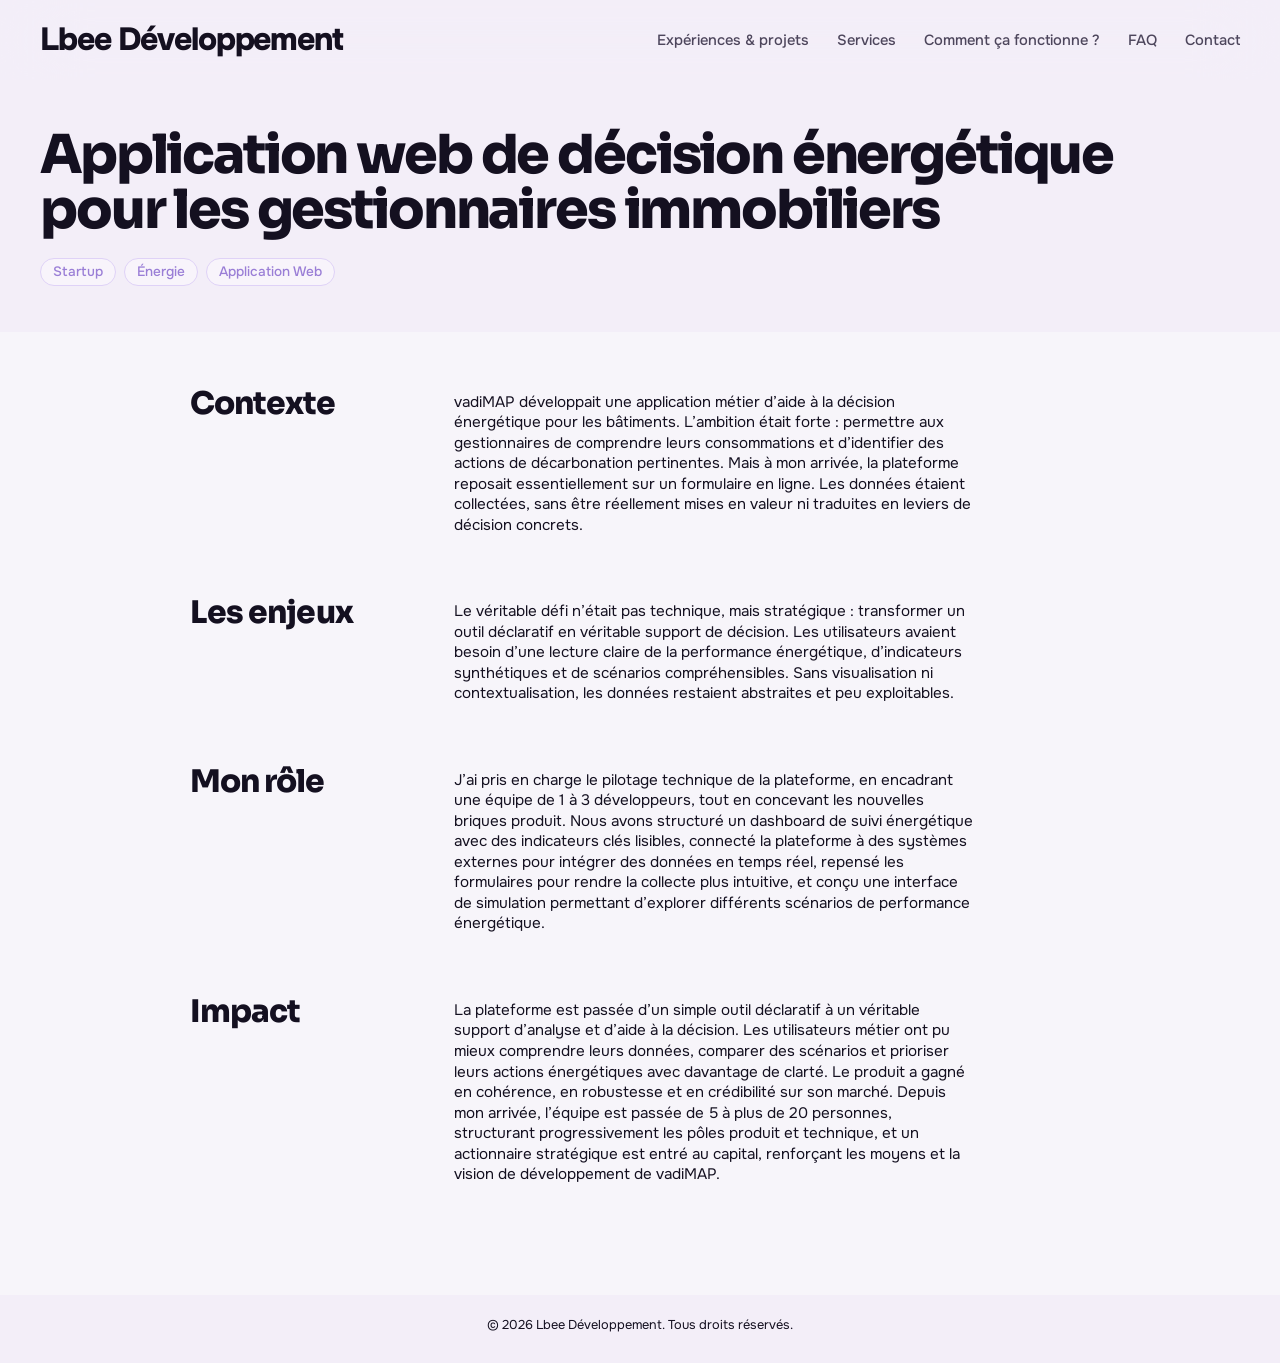
<file: projects/decision-energetique/index.html>
<!doctype html>
<html lang="fr">
  <head>
    <meta charset="utf-8" />
    <meta name="viewport" content="width=device-width, initial-scale=1" />
    <title>Application web de décision énergétique | Lbee Développement</title>
    <meta
      name="description"
      content="Retour d'expérience sur la plateforme vadiMAP : application web d’aide à la décision énergétique pour les gestionnaires immobiliers."
    />
    <meta name="robots" content="index,follow,max-image-preview:large" />
    <link rel="canonical" href="https://example.com/projects/plateforme-vadimap.html" />

    <meta property="og:type" content="article" />
    <meta property="og:locale" content="fr_FR" />
    <meta property="og:title" content="Application web de décision énergétique | Lbee Développement" />
    <meta property="og:description" content="Cas client / expérience projet : plateforme vadiMAP." />
    <meta property="og:url" content="https://example.com/projects/plateforme-vadimap.html" />
    <meta property="og:image" content="../assets/images/project-1.jpg" />

    <link rel="preconnect" href="https://fonts.googleapis.com" />
    <link rel="preconnect" href="https://fonts.gstatic.com" crossorigin />
    <link href="https://fonts.googleapis.com/css2?family=Onest:wght@400;500;600;700;800&family=Sora:wght@600;700;800&display=swap" rel="stylesheet" />
    <link rel="icon" href="../../assets/images/favicon.ico" />
    <link rel="stylesheet" href="../project-pages.css" />
  </head>
  <body>
    <a class="skip-link" href="#main-content">Aller au contenu</a>

    <header class="site-header" id="top">
      <div class="container header-inner">
        <a class="brand" href="../../index.html" aria-label="Retour à l'accueil">Lbee Développement</a>

        <nav class="site-nav" aria-label="Navigation principale">
          <ul class="nav-list">
            <li><a href="../../index.html#experiences">Expériences &amp; projets</a></li>
            <li><a href="../../index.html#services">Services</a></li>
            <li><a href="../../index.html#process">Comment ça fonctionne ?</a></li>
            <li><a href="../../index.html#faq">FAQ</a></li>
            <li><a href="../../index.html#contact">Contact</a></li>
          </ul>
        </nav>

        <button class="nav-toggle" type="button" aria-expanded="false" aria-controls="mobile-menu" aria-label="Ouvrir le menu">
          <span class="nav-toggle__line"></span>
          <span class="nav-toggle__line"></span>
          <span class="nav-toggle__line"></span>
        </button>
      </div>

      <div id="mobile-menu" class="mobile-menu" hidden>
        <nav class="mobile-nav container" aria-label="Navigation mobile">
          <ul class="mobile-nav-list">
            <li><a href="../../index.html#experiences">Expériences &amp; projets</a></li>
            <li><a href="../../index.html#services">Services</a></li>
            <li><a href="../../index.html#process">Comment ça fonctionne ?</a></li>
            <li><a href="../../index.html#faq">FAQ</a></li>
            <li><a href="../../index.html#contact">Contact</a></li>
          </ul>
        </nav>
      </div>
    </header>

    <main id="main-content" class="project-page">
      <section class="project-hero">
        <div class="container">
          <h1 class="project-hero__title">
            Application web de décision énergétique pour les gestionnaires immobiliers
          </h1>
          <div class="project-tags" aria-label="Catégories du projet">
            <span class="project-tag">Startup</span>
            <span class="project-tag">Énergie</span>
            <span class="project-tag">Application Web</span>
          </div>
        </div>
      </section>

      <section class="project-content">
        <div class="container">
          <div class="project-sections">
            <section class="project-section" aria-labelledby="contexte">
              <h2 id="contexte" class="project-section__title">Contexte</h2>
              <div class="project-section__text">
                <p>
                  vadiMAP développait une application métier d’aide à la décision énergétique pour les bâtiments.
                  L’ambition était forte : permettre aux gestionnaires de comprendre leurs consommations et
                  d’identifier des actions de décarbonation pertinentes. Mais à mon arrivée, la plateforme reposait
                  essentiellement sur un formulaire en ligne. Les données étaient collectées, sans être réellement mises
                  en valeur ni traduites en leviers de décision concrets.
                </p>
              </div>
            </section>

            <section class="project-section" aria-labelledby="enjeux">
              <h2 id="enjeux" class="project-section__title">Les enjeux</h2>
              <div class="project-section__text">
                <p>
                  Le véritable défi n’était pas technique, mais stratégique : transformer un outil déclaratif en
                  véritable support de décision. Les utilisateurs avaient besoin d’une lecture claire de la performance
                  énergétique, d’indicateurs synthétiques et de scénarios compréhensibles. Sans visualisation ni
                  contextualisation, les données restaient abstraites et peu exploitables.
                </p>
              </div>
            </section>

            <section class="project-section" aria-labelledby="role">
              <h2 id="role" class="project-section__title">Mon rôle</h2>
              <div class="project-section__text">
                <p>
                  J’ai pris en charge le pilotage technique de la plateforme, en encadrant une équipe de 1 à 3
                  développeurs, tout en concevant les nouvelles briques produit. Nous avons structuré un dashboard
                  de suivi énergétique avec des indicateurs clés lisibles, connecté la plateforme à des systèmes externes
                  pour intégrer des données en temps réel, repensé les formulaires pour rendre la collecte plus intuitive,
                  et conçu une interface de simulation permettant d’explorer différents scénarios de performance énergétique.
                </p>
              </div>
            </section>

            <section class="project-section" aria-labelledby="impact">
              <h2 id="impact" class="project-section__title">Impact</h2>
              <div class="project-section__text">
                <p>
                  La plateforme est passée d’un simple outil déclaratif à un véritable support d’analyse et d’aide à la
                  décision. Les utilisateurs métier ont pu mieux comprendre leurs données, comparer des scénarios
                  et prioriser leurs actions énergétiques avec davantage de clarté. Le produit a gagné en cohérence,
                  en robustesse et en crédibilité sur son marché. Depuis mon arrivée, l’équipe est passée de 5 à plus
                  de 20 personnes, structurant progressivement les pôles produit et technique, et un actionnaire
                  stratégique est entré au capital, renforçant les moyens et la vision de développement de vadiMAP.
                </p>
              </div>
            </section>
          </div>
        </div>
      </section>
    </main>

    <footer class="site-footer">
      <div class="container site-footer__inner">
        <small>© 2026 Lbee Développement. Tous droits réservés.</small>
      </div>
    </footer>

    <script>
      (function () {
        'use strict';
        const header = document.querySelector('.site-header');
        const navToggle = document.querySelector('.nav-toggle');
        const mobileMenu = document.getElementById('mobile-menu');
        const mobileLinks = document.querySelectorAll('.mobile-nav a');
        if (navToggle && mobileMenu) {
          const toggleMenu = (forceOpen) => {
            const isExpanded = navToggle.getAttribute('aria-expanded') === 'true';
            const shouldOpen = typeof forceOpen === 'boolean' ? forceOpen : !isExpanded;
            navToggle.setAttribute('aria-expanded', String(shouldOpen));
            navToggle.setAttribute('aria-label', shouldOpen ? 'Fermer le menu' : 'Ouvrir le menu');
            mobileMenu.hidden = !shouldOpen;
            header.classList.toggle('is-menu-open', shouldOpen);
            document.body.classList.toggle('menu-open', shouldOpen);
          };
          navToggle.addEventListener('click', () => toggleMenu());
          mobileLinks.forEach((link) => link.addEventListener('click', () => toggleMenu(false)));
          document.addEventListener('keydown', (event) => { if (event.key === 'Escape') toggleMenu(false); });
        }
      })();
    </script>
  </body>
</html>
</file>
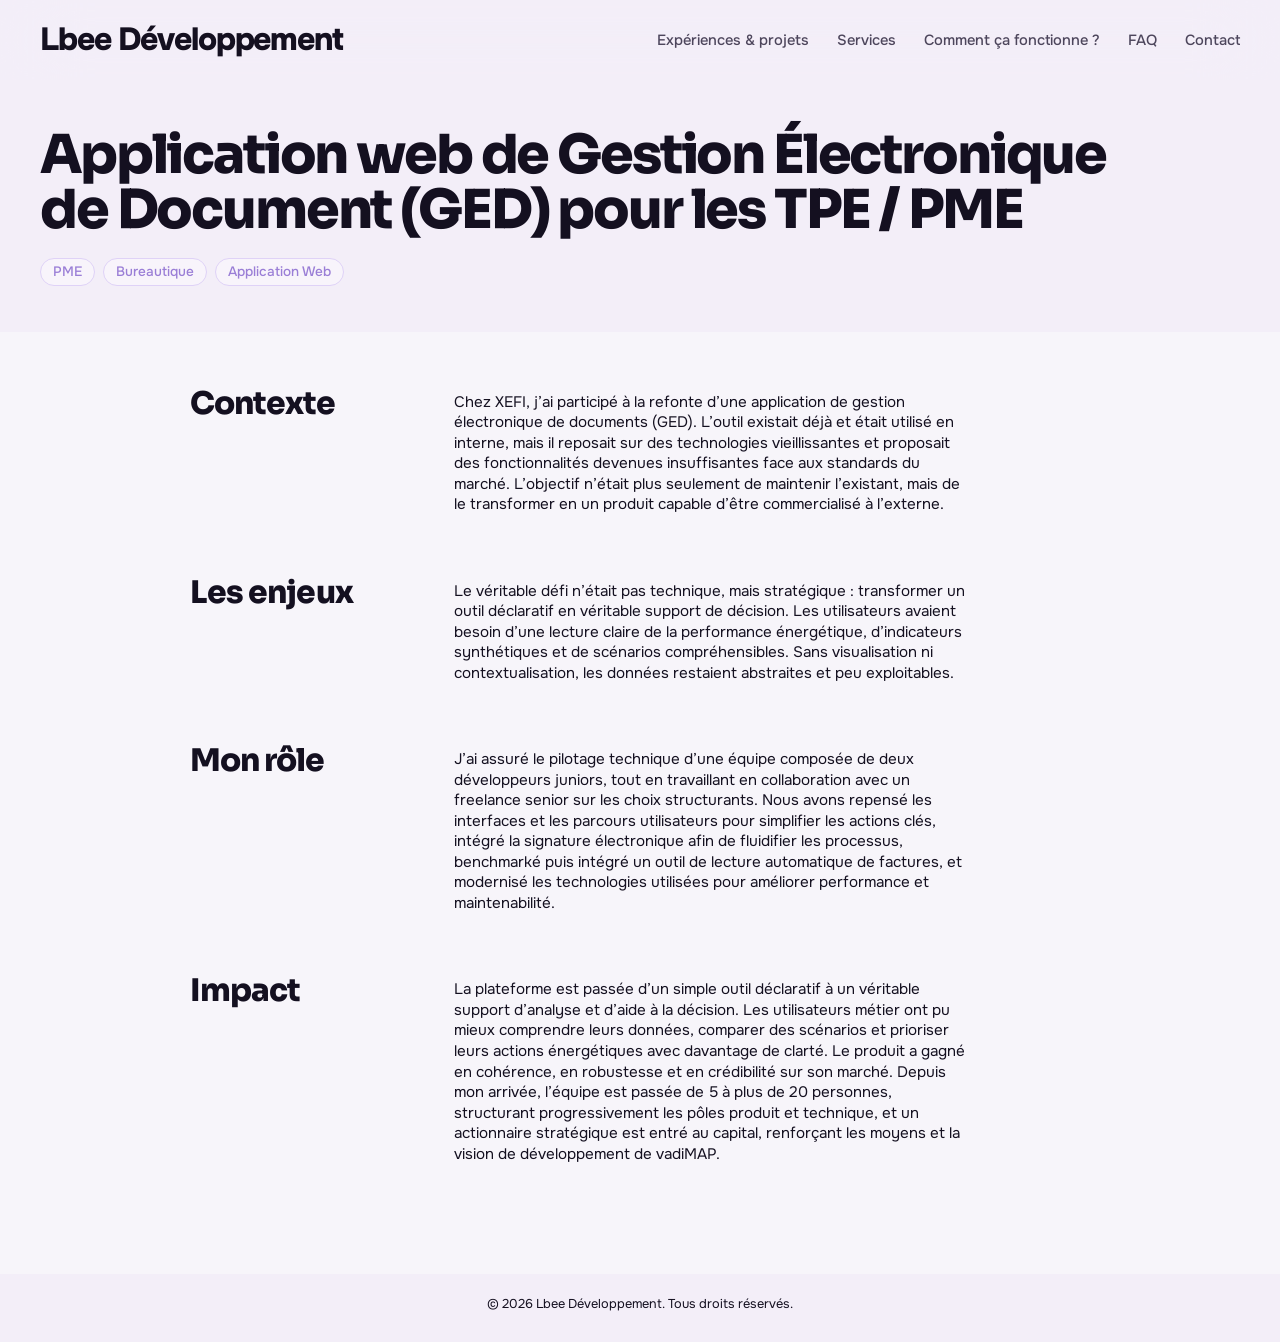
<file: projects/ged/index.html>
<!doctype html>
<html lang="fr">
  <head>
    <meta charset="utf-8" />
    <meta name="viewport" content="width=device-width, initial-scale=1" />
    <title>Application web GED pour les TPE / PME | Lbee Développement</title>
    <meta
      name="description"
      content="Retour d'expérience sur une application web de Gestion Électronique de Documents (GED) pour les TPE / PME chez XEFI."
    />
    <link rel="canonical" href="https://example.com/projects/ged-xefi.html" />
    <meta name="robots" content="index,follow,max-image-preview:large" />

    <meta property="og:type" content="article" />
    <meta property="og:locale" content="fr_FR" />
    <meta property="og:title" content="Application web GED pour les TPE / PME | Lbee Développement" />
    <meta property="og:description" content="Cas projet GED - XEFI." />
    <meta property="og:url" content="https://example.com/projects/ged-xefi.html" />
    <meta property="og:image" content="../assets/images/project-2.jpg" />

    <link rel="preconnect" href="https://fonts.googleapis.com" />
    <link rel="preconnect" href="https://fonts.gstatic.com" crossorigin />
    <link href="https://fonts.googleapis.com/css2?family=Onest:wght@400;500;600;700;800&family=Sora:wght@600;700;800&display=swap" rel="stylesheet" />
    <link rel="icon" href="../../assets/images/favicon.ico" />
    <link rel="stylesheet" href="../project-pages.css" />
  </head>
  <body>
    <a class="skip-link" href="#main-content">Aller au contenu</a>

    <header class="site-header" id="top">
      <div class="container header-inner">
        <a class="brand" href="../../index.html">Lbee Développement</a>
        <nav class="site-nav" aria-label="Navigation principale">
          <ul class="nav-list">
            <li><a href="../../index.html#experiences">Expériences &amp; projets</a></li>
            <li><a href="../../index.html#services">Services</a></li>
            <li><a href="../../index.html#process">Comment ça fonctionne ?</a></li>
            <li><a href="../../index.html#faq">FAQ</a></li>
            <li><a href="../../index.html#contact">Contact</a></li>
          </ul>
        </nav>
        <button class="nav-toggle" type="button" aria-expanded="false" aria-controls="mobile-menu" aria-label="Ouvrir le menu">
          <span class="nav-toggle__line"></span><span class="nav-toggle__line"></span><span class="nav-toggle__line"></span>
        </button>
      </div>
      <div id="mobile-menu" class="mobile-menu" hidden>
        <nav class="mobile-nav container" aria-label="Navigation mobile">
          <ul class="mobile-nav-list">
            <li><a href="../../index.html#experiences">Expériences &amp; projets</a></li>
            <li><a href="../../index.html#services">Services</a></li>
            <li><a href="../../index.html#process">Comment ça fonctionne ?</a></li>
            <li><a href="../../index.html#faq">FAQ</a></li>
            <li><a href="../../index.html#contact">Contact</a></li>
          </ul>
        </nav>
      </div>
    </header>

    <main id="main-content" class="project-page">
      <section class="project-hero">
        <div class="container">
          <h1 class="project-hero__title">
            Application web de Gestion Électronique de Document (GED) pour les TPE / PME
          </h1>
          <div class="project-tags" aria-label="Catégories du projet">
            <span class="project-tag">PME</span>
            <span class="project-tag">Bureautique</span>
            <span class="project-tag">Application Web</span>
          </div>
        </div>
      </section>

      <section class="project-content">
        <div class="container">
          <div class="project-sections">
            <section class="project-section" aria-labelledby="contexte">
              <h2 id="contexte" class="project-section__title">Contexte</h2>
              <div class="project-section__text">
                <p>
                  Chez XEFI, j’ai participé à la refonte d’une application de gestion électronique de documents (GED).
                  L’outil existait déjà et était utilisé en interne, mais il reposait sur des technologies vieillissantes
                  et proposait des fonctionnalités devenues insuffisantes face aux standards du marché. L’objectif n’était
                  plus seulement de maintenir l’existant, mais de le transformer en un produit capable d’être commercialisé
                  à l’externe.
                </p>
              </div>
            </section>

            <section class="project-section" aria-labelledby="enjeux">
              <h2 id="enjeux" class="project-section__title">Les enjeux</h2>
              <div class="project-section__text">
                <p>
                  Le véritable défi n’était pas technique, mais stratégique : transformer un outil déclaratif en véritable
                  support de décision. Les utilisateurs avaient besoin d’une lecture claire de la performance énergétique,
                  d’indicateurs synthétiques et de scénarios compréhensibles. Sans visualisation ni contextualisation, les
                  données restaient abstraites et peu exploitables.
                </p>
              </div>
            </section>

            <section class="project-section" aria-labelledby="role">
              <h2 id="role" class="project-section__title">Mon rôle</h2>
              <div class="project-section__text">
                <p>
                  J’ai assuré le pilotage technique d’une équipe composée de deux développeurs juniors, tout en travaillant
                  en collaboration avec un freelance senior sur les choix structurants. Nous avons repensé les interfaces
                  et les parcours utilisateurs pour simplifier les actions clés, intégré la signature électronique afin de
                  fluidifier les processus, benchmarké puis intégré un outil de lecture automatique de factures, et modernisé
                  les technologies utilisées pour améliorer performance et maintenabilité.
                </p>
              </div>
            </section>

            <section class="project-section" aria-labelledby="impact">
              <h2 id="impact" class="project-section__title">Impact</h2>
              <div class="project-section__text">
                <p>
                  La plateforme est passée d’un simple outil déclaratif à un véritable support d’analyse et d’aide à la décision.
                  Les utilisateurs métier ont pu mieux comprendre leurs données, comparer des scénarios et prioriser leurs actions
                  énergétiques avec davantage de clarté. Le produit a gagné en cohérence, en robustesse et en crédibilité sur son marché.
                  Depuis mon arrivée, l’équipe est passée de 5 à plus de 20 personnes, structurant progressivement les pôles produit
                  et technique, et un actionnaire stratégique est entré au capital, renforçant les moyens et la vision de développement
                  de vadiMAP.
                </p>
              </div>
            </section>
          </div>
        </div>
      </section>
    </main>

    <footer class="site-footer">
      <div class="container site-footer__inner">
        <small>© 2026 Lbee Développement. Tous droits réservés.</small>
      </div>
    </footer>

    <script>
      (function () {
        'use strict';
        const header = document.querySelector('.site-header');
        const navToggle = document.querySelector('.nav-toggle');
        const mobileMenu = document.getElementById('mobile-menu');
        const mobileLinks = document.querySelectorAll('.mobile-nav a');
        if (navToggle && mobileMenu) {
          const toggleMenu = (forceOpen) => {
            const isExpanded = navToggle.getAttribute('aria-expanded') === 'true';
            const shouldOpen = typeof forceOpen === 'boolean' ? forceOpen : !isExpanded;
            navToggle.setAttribute('aria-expanded', String(shouldOpen));
            navToggle.setAttribute('aria-label', shouldOpen ? 'Fermer le menu' : 'Ouvrir le menu');
            mobileMenu.hidden = !shouldOpen;
            header.classList.toggle('is-menu-open', shouldOpen);
            document.body.classList.toggle('menu-open', shouldOpen);
          };
          navToggle.addEventListener('click', () => toggleMenu());
          mobileLinks.forEach((link) => link.addEventListener('click', () => toggleMenu(false)));
          document.addEventListener('keydown', (event) => { if (event.key === 'Escape') toggleMenu(false); });
        }
      })();
    </script>
  </body>
</html>
</file>
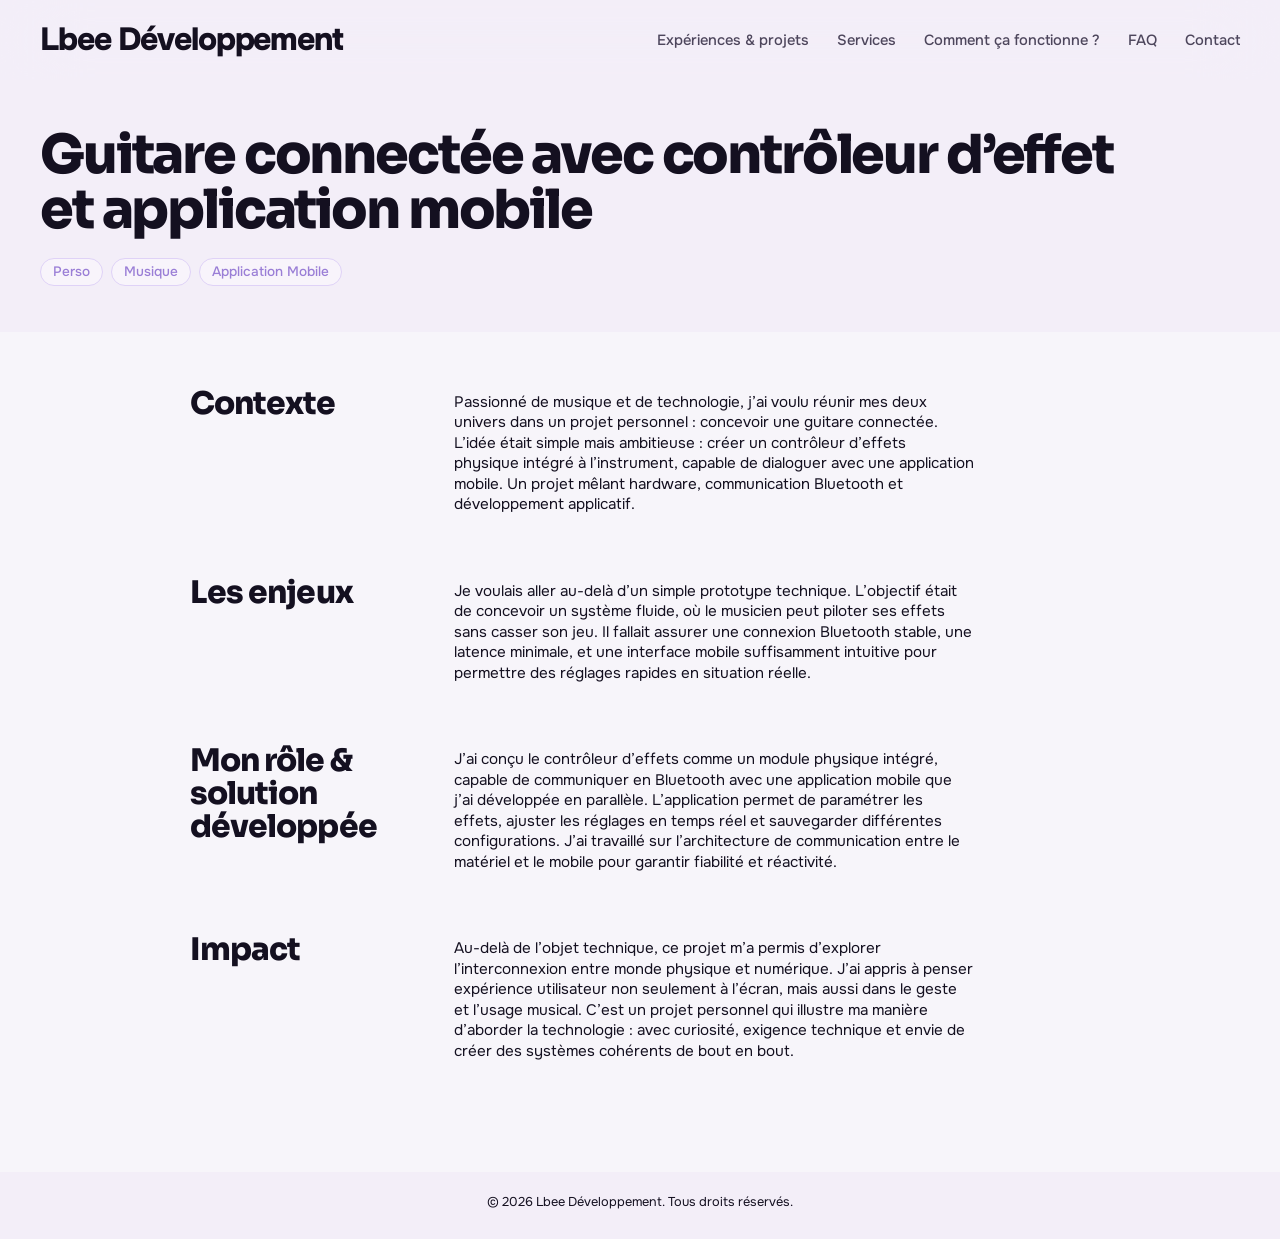
<file: projects/guitare-connectee/index.html>
<!doctype html>
<html lang="fr">
  <head>
    <meta charset="utf-8" />
    <meta name="viewport" content="width=device-width, initial-scale=1" />
    <title>Guitare connectée avec contrôleur d’effet et application mobile | Lbee Développement</title>
    <meta
      name="description"
      content="Retour d'expérience sur un projet personnel de guitare connectée avec contrôleur d’effet et application mobile."
    />
    <link rel="canonical" href="https://example.com/projects/guitare-connectee.html" />
    <meta name="robots" content="index,follow,max-image-preview:large" />

    <meta property="og:type" content="article" />
    <meta property="og:locale" content="fr_FR" />
    <meta property="og:title" content="Guitare connectée avec contrôleur d’effet et application mobile | Lbee Développement" />
    <meta
      property="og:description"
      content="Projet personnel mêlant hardware, Bluetooth et application mobile."
    />
    <meta property="og:url" content="https://example.com/projects/guitare-connectee.html" />
    <meta property="og:image" content="../../assets/images/project-5.jpg" />

    <meta name="twitter:card" content="summary_large_image" />
    <meta name="twitter:title" content="Guitare connectée avec contrôleur d’effet et application mobile | Lbee Développement" />
    <meta
      name="twitter:description"
      content="Projet personnel mêlant hardware, Bluetooth et application mobile."
    />
    <meta name="twitter:image" content="../../assets/images/project-5.jpg" />

    <link rel="preconnect" href="https://fonts.googleapis.com" />
    <link rel="preconnect" href="https://fonts.gstatic.com" crossorigin />
    <link
      href="https://fonts.googleapis.com/css2?family=Onest:wght@400;500;600;700;800&family=Sora:wght@600;700;800&display=swap"
      rel="stylesheet"
    />
    <link rel="icon" href="../../assets/images/favicon.ico" />
    <link rel="stylesheet" href="../project-pages.css" />
  </head>

  <body>
    <a class="skip-link" href="#main-content">Aller au contenu</a>

    <header class="site-header" id="top">
      <div class="container header-inner">
        <a class="brand" href="../../index.html" aria-label="Retour à l'accueil">Lbee Développement</a>

        <nav class="site-nav" aria-label="Navigation principale">
          <ul class="nav-list">
            <li><a href="../../index.html#experiences">Expériences &amp; projets</a></li>
            <li><a href="../../index.html#services">Services</a></li>
            <li><a href="../../index.html#process">Comment ça fonctionne ?</a></li>
            <li><a href="../../index.html#faq">FAQ</a></li>
            <li><a href="../../index.html#contact">Contact</a></li>
          </ul>
        </nav>

        <button
          class="nav-toggle"
          type="button"
          aria-expanded="false"
          aria-controls="mobile-menu"
          aria-label="Ouvrir le menu"
        >
          <span class="nav-toggle__line"></span>
          <span class="nav-toggle__line"></span>
          <span class="nav-toggle__line"></span>
        </button>
      </div>

      <div id="mobile-menu" class="mobile-menu" hidden>
        <nav class="mobile-nav container" aria-label="Navigation mobile">
          <ul class="mobile-nav-list">
            <li><a href="../../index.html#experiences">Expériences &amp; projets</a></li>
            <li><a href="../../index.html#services">Services</a></li>
            <li><a href="../../index.html#process">Comment ça fonctionne ?</a></li>
            <li><a href="../../index.html#faq">FAQ</a></li>
            <li><a href="../../index.html#contact">Contact</a></li>
          </ul>
        </nav>
      </div>
    </header>

    <main id="main-content" class="project-page">
      <section class="project-hero">
        <div class="container">
          <h1 class="project-hero__title">
            Guitare connectée avec contrôleur d’effet et application mobile
          </h1>

          <div class="project-tags" aria-label="Catégories du projet">
            <span class="project-tag">Perso</span>
            <span class="project-tag">Musique</span>
            <span class="project-tag">Application Mobile</span>
          </div>
        </div>
      </section>

      <section class="project-content">
        <div class="container">
          <div class="project-sections">
            <section class="project-section" aria-labelledby="contexte">
              <h2 id="contexte" class="project-section__title">Contexte</h2>
              <div class="project-section__text">
                <p>
                  Passionné de musique et de technologie, j’ai voulu réunir mes deux
                  univers dans un projet personnel : concevoir une guitare
                  connectée. L’idée était simple mais ambitieuse : créer un
                  contrôleur d’effets physique intégré à l’instrument, capable de
                  dialoguer avec une application mobile. Un projet mêlant hardware,
                  communication Bluetooth et développement applicatif.
                </p>
              </div>
            </section>

            <section class="project-section" aria-labelledby="enjeux">
              <h2 id="enjeux" class="project-section__title">Les enjeux</h2>
              <div class="project-section__text">
                <p>
                  Je voulais aller au-delà d’un simple prototype technique. L’objectif
                  était de concevoir un système fluide, où le musicien peut piloter
                  ses effets sans casser son jeu. Il fallait assurer une connexion
                  Bluetooth stable, une latence minimale, et une interface mobile
                  suffisamment intuitive pour permettre des réglages rapides en
                  situation réelle.
                </p>
              </div>
            </section>

            <section class="project-section" aria-labelledby="role">
              <h2 id="role" class="project-section__title">Mon rôle &amp; solution développée</h2>
              <div class="project-section__text">
                <p>
                  J’ai conçu le contrôleur d’effets comme un module physique
                  intégré, capable de communiquer en Bluetooth avec une
                  application mobile que j’ai développée en parallèle. L’application
                  permet de paramétrer les effets, ajuster les réglages en temps réel
                  et sauvegarder différentes configurations. J’ai travaillé sur
                  l’architecture de communication entre le matériel et le mobile pour
                  garantir fiabilité et réactivité.
                </p>
              </div>
            </section>

            <section class="project-section" aria-labelledby="impact">
              <h2 id="impact" class="project-section__title">Impact</h2>
              <div class="project-section__text">
                <p>
                  Au-delà de l’objet technique, ce projet m’a permis d’explorer
                  l’interconnexion entre monde physique et numérique. J’ai appris à
                  penser expérience utilisateur non seulement à l’écran, mais aussi
                  dans le geste et l’usage musical. C’est un projet personnel qui
                  illustre ma manière d’aborder la technologie : avec curiosité,
                  exigence technique et envie de créer des systèmes cohérents de
                  bout en bout.
                </p>
              </div>
            </section>
          </div>
        </div>
      </section>
    </main>

    <footer class="site-footer">
      <div class="container site-footer__inner">
        <small>© 2026 Lbee Développement. Tous droits réservés.</small>
      </div>
    </footer>

    <script>
      (function () {
        'use strict';

        const header = document.querySelector('.site-header');
        const navToggle = document.querySelector('.nav-toggle');
        const mobileMenu = document.getElementById('mobile-menu');
        const mobileLinks = document.querySelectorAll('.mobile-nav a');

        if (navToggle && mobileMenu) {
          const toggleMenu = (forceOpen) => {
            const isExpanded = navToggle.getAttribute('aria-expanded') === 'true';
            const shouldOpen = typeof forceOpen === 'boolean' ? forceOpen : !isExpanded;

            navToggle.setAttribute('aria-expanded', String(shouldOpen));
            navToggle.setAttribute('aria-label', shouldOpen ? 'Fermer le menu' : 'Ouvrir le menu');
            mobileMenu.hidden = !shouldOpen;
            header.classList.toggle('is-menu-open', shouldOpen);
            document.body.classList.toggle('menu-open', shouldOpen);
          };

          navToggle.addEventListener('click', () => toggleMenu());

          mobileLinks.forEach((link) => {
            link.addEventListener('click', () => toggleMenu(false));
          });

          document.addEventListener('keydown', (event) => {
            if (event.key === 'Escape') toggleMenu(false);
          });

          const mediaDesktop = window.matchMedia('(min-width: 900px)');
          const handleDesktopChange = (e) => {
            if (e.matches) toggleMenu(false);
          };

          if (typeof mediaDesktop.addEventListener === 'function') {
            mediaDesktop.addEventListener('change', handleDesktopChange);
          } else if (typeof mediaDesktop.addListener === 'function') {
            mediaDesktop.addListener(handleDesktopChange);
          }
        }
      })();
    </script>
  </body>
</html>
</file>
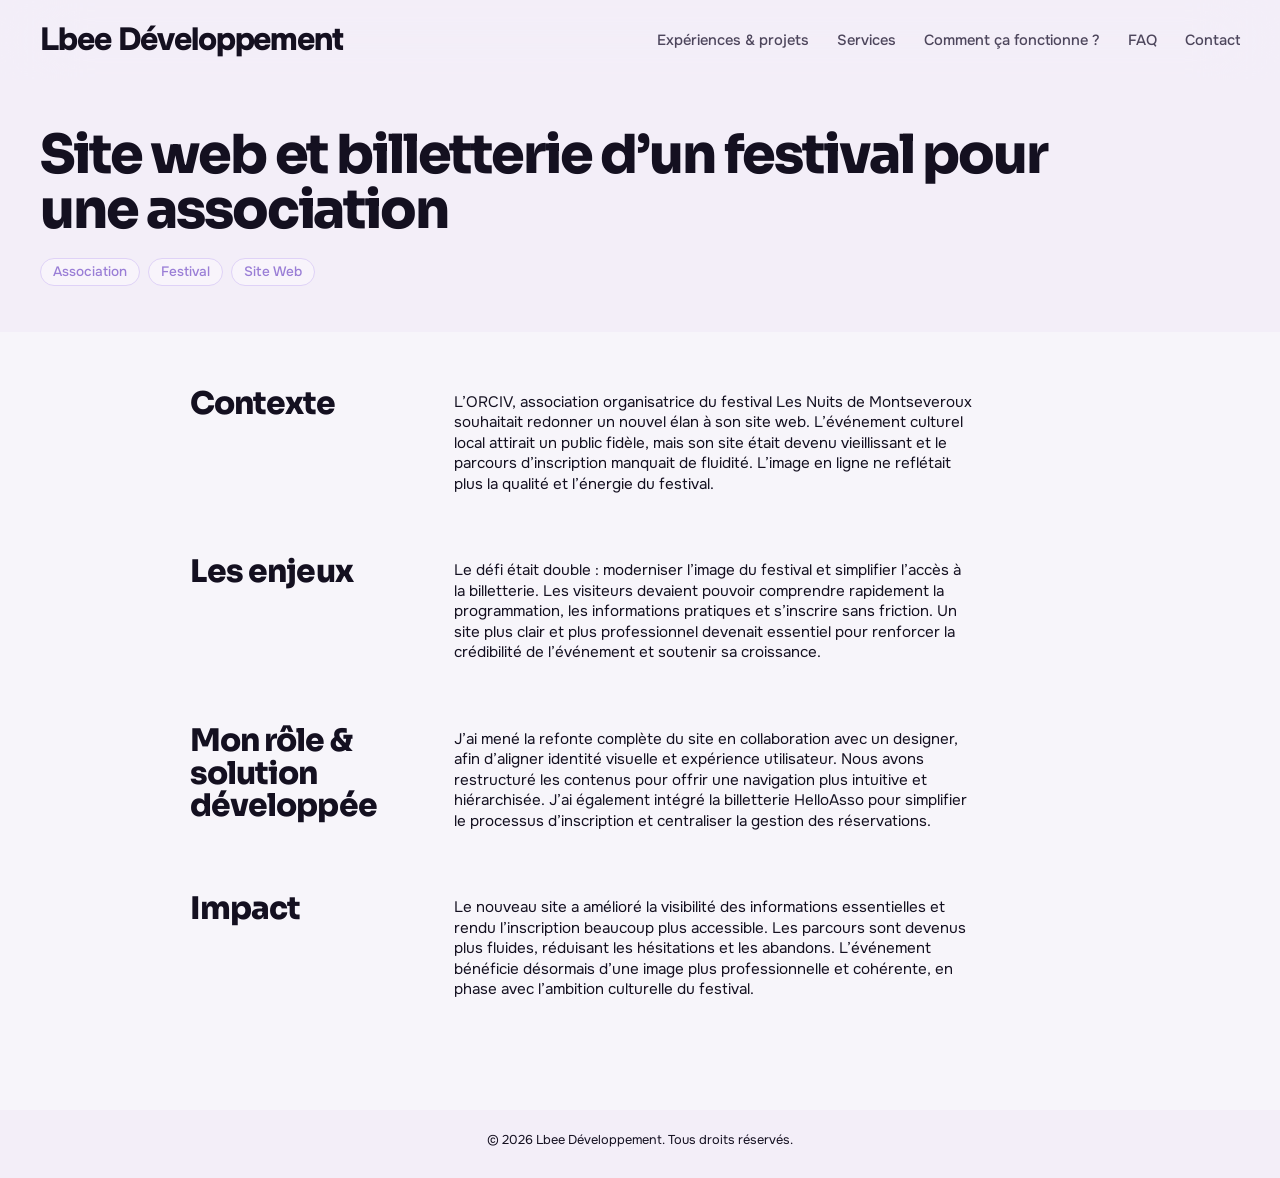
<file: projects/les-nuits-de-montseveroux/index.html>
<!doctype html>
<html lang="fr">
  <head>
    <meta charset="utf-8" />
    <meta name="viewport" content="width=device-width, initial-scale=1" />
    <title>Site web et billetterie d’un festival | Lbee Développement</title>
    <meta
      name="description"
      content="Retour d'expérience sur la refonte d’un site web et billetterie de festival pour une association."
    />
    <link rel="canonical" href="https://example.com/projects/les-nuits-de-montseveroux.html" />
    <meta name="robots" content="index,follow,max-image-preview:large" />

    <meta property="og:type" content="article" />
    <meta property="og:locale" content="fr_FR" />
    <meta property="og:title" content="Site web et billetterie d’un festival | Lbee Développement" />
    <meta property="og:description" content="Cas projet festival Les Nuits de Montseveroux." />
    <meta property="og:url" content="https://example.com/projects/les-nuits-de-montseveroux.html" />
    <meta property="og:image" content="../assets/images/project-4.jpg" />

    <link rel="preconnect" href="https://fonts.googleapis.com" />
    <link rel="preconnect" href="https://fonts.gstatic.com" crossorigin />
    <link href="https://fonts.googleapis.com/css2?family=Onest:wght@400;500;600;700;800&family=Sora:wght@600;700;800&display=swap" rel="stylesheet" />
    <link rel="icon" href="../../assets/images/favicon.ico" />
    <link rel="stylesheet" href="../project-pages.css" />
  </head>
  <body>
    <a class="skip-link" href="#main-content">Aller au contenu</a>

    <header class="site-header" id="top">
      <div class="container header-inner">
        <a class="brand" href="../../index.html">Lbee Développement</a>
        <nav class="site-nav" aria-label="Navigation principale">
          <ul class="nav-list">
            <li><a href="../../index.html#experiences">Expériences &amp; projets</a></li>
            <li><a href="../../index.html#services">Services</a></li>
            <li><a href="../../index.html#process">Comment ça fonctionne ?</a></li>
            <li><a href="../../index.html#faq">FAQ</a></li>
            <li><a href="../../index.html#contact">Contact</a></li>
          </ul>
        </nav>
        <button class="nav-toggle" type="button" aria-expanded="false" aria-controls="mobile-menu" aria-label="Ouvrir le menu">
          <span class="nav-toggle__line"></span><span class="nav-toggle__line"></span><span class="nav-toggle__line"></span>
        </button>
      </div>
      <div id="mobile-menu" class="mobile-menu" hidden>
        <nav class="mobile-nav container" aria-label="Navigation mobile">
          <ul class="mobile-nav-list">
            <li><a href="../../index.html#experiences">Expériences &amp; projets</a></li>
            <li><a href="../../index.html#services">Services</a></li>
            <li><a href="../../index.html#process">Comment ça fonctionne ?</a></li>
            <li><a href="../../index.html#faq">FAQ</a></li>
            <li><a href="../../index.html#contact">Contact</a></li>
          </ul>
        </nav>
      </div>
    </header>

    <main id="main-content" class="project-page">
      <section class="project-hero">
        <div class="container">
          <h1 class="project-hero__title">
            Site web et billetterie d’un festival pour une association
          </h1>
          <div class="project-tags" aria-label="Catégories du projet">
            <span class="project-tag">Association</span>
            <span class="project-tag">Festival</span>
            <span class="project-tag">Site Web</span>
          </div>
        </div>
      </section>

      <section class="project-content">
        <div class="container">
          <div class="project-sections">
            <section class="project-section" aria-labelledby="contexte">
              <h2 id="contexte" class="project-section__title">Contexte</h2>
              <div class="project-section__text">
                <p>
                  L’ORCIV, association organisatrice du festival Les Nuits de Montseveroux souhaitait redonner un nouvel
                  élan à son site web. L’événement culturel local attirait un public fidèle, mais son site était devenu
                  vieillissant et le parcours d’inscription manquait de fluidité. L’image en ligne ne reflétait plus la
                  qualité et l’énergie du festival.
                </p>
              </div>
            </section>

            <section class="project-section" aria-labelledby="enjeux">
              <h2 id="enjeux" class="project-section__title">Les enjeux</h2>
              <div class="project-section__text">
                <p>
                  Le défi était double : moderniser l’image du festival et simplifier l’accès à la billetterie. Les visiteurs
                  devaient pouvoir comprendre rapidement la programmation, les informations pratiques et s’inscrire sans friction.
                  Un site plus clair et plus professionnel devenait essentiel pour renforcer la crédibilité de l’événement
                  et soutenir sa croissance.
                </p>
              </div>
            </section>

            <section class="project-section" aria-labelledby="role">
              <h2 id="role" class="project-section__title">Mon rôle &amp; solution développée</h2>
              <div class="project-section__text">
                <p>
                  J’ai mené la refonte complète du site en collaboration avec un designer, afin d’aligner identité visuelle
                  et expérience utilisateur. Nous avons restructuré les contenus pour offrir une navigation plus intuitive et
                  hiérarchisée. J’ai également intégré la billetterie HelloAsso pour simplifier le processus d’inscription et
                  centraliser la gestion des réservations.
                </p>
              </div>
            </section>

            <section class="project-section" aria-labelledby="impact">
              <h2 id="impact" class="project-section__title">Impact</h2>
              <div class="project-section__text">
                <p>
                  Le nouveau site a amélioré la visibilité des informations essentielles et rendu l’inscription beaucoup plus accessible.
                  Les parcours sont devenus plus fluides, réduisant les hésitations et les abandons. L’événement bénéficie désormais
                  d’une image plus professionnelle et cohérente, en phase avec l’ambition culturelle du festival.
                </p>
              </div>
            </section>
          </div>
        </div>
      </section>
    </main>

    <footer class="site-footer">
      <div class="container site-footer__inner">
        <small>© 2026 Lbee Développement. Tous droits réservés.</small>
      </div>
    </footer>

    <script>
      (function () {
        'use strict';
        const header = document.querySelector('.site-header');
        const navToggle = document.querySelector('.nav-toggle');
        const mobileMenu = document.getElementById('mobile-menu');
        const mobileLinks = document.querySelectorAll('.mobile-nav a');
        if (navToggle && mobileMenu) {
          const toggleMenu = (forceOpen) => {
            const isExpanded = navToggle.getAttribute('aria-expanded') === 'true';
            const shouldOpen = typeof forceOpen === 'boolean' ? forceOpen : !isExpanded;
            navToggle.setAttribute('aria-expanded', String(shouldOpen));
            navToggle.setAttribute('aria-label', shouldOpen ? 'Fermer le menu' : 'Ouvrir le menu');
            mobileMenu.hidden = !shouldOpen;
            header.classList.toggle('is-menu-open', shouldOpen);
            document.body.classList.toggle('menu-open', shouldOpen);
          };
          navToggle.addEventListener('click', () => toggleMenu());
          mobileLinks.forEach((link) => link.addEventListener('click', () => toggleMenu(false)));
          document.addEventListener('keydown', (event) => { if (event.key === 'Escape') toggleMenu(false); });
        }
      })();
    </script>
  </body>
</html>
</file>
<file: styles.css>
/* =========================
   Lbee Développement - Landing page
   Breakpoint principal : 900px
   ========================= */

/* ---------- CSS Variables ---------- */
:root {
  --color-bg: #f3eef8;          /* lilas très clair (maquette) */
  --color-surface: #ffffff;
  --color-text: #141020;
  --color-text-soft: #4d465c;
  --color-border: #dfd2f7;
  --color-border-strong: #d0b9fb;

  --color-accent: #8b3dff;
  --color-accent-2: #6f35ef;
  --color-accent-text: #ffffff;

  --shadow-soft: 0 10px 30px rgba(32, 12, 66, 0.06);
  --shadow-header: 0 8px 24px rgba(20, 16, 32, 0.06);

  --radius-xs: 10px;
  --radius-sm: 14px;
  --radius-md: 18px;
  --radius-lg: 24px;
  --radius-pill: 999px;

  --container-max: 1200px;
  --container-padding: 24px;

  --header-height-mobile: 76px;
  --header-height-desktop: 80px;

  --section-y: 112px;
  --section-y-mobile: 72px;

  --font-title: "Sora", system-ui, sans-serif;
  --font-body: "Onest", system-ui, sans-serif;

  --transition-fast: 160ms ease;
  --transition-base: 240ms ease;
}

/* ---------- Reset / Base ---------- */
*,
*::before,
*::after {
  box-sizing: border-box;
}

html {
  scroll-behavior: smooth;
  scroll-padding-top: 90px;
}

body {
  margin: 0;
  font-family: var(--font-body);
  color: var(--color-text);
  background: var(--color-bg);
  line-height: 1.4;
  text-rendering: optimizeLegibility;
  -webkit-font-smoothing: antialiased;
}

body.menu-open {
  overflow: hidden;
}

img {
  display: block;
  max-width: 100%;
  height: auto;
}

button,
input,
textarea {
  font: inherit;
  color: inherit;
}

a {
  color: inherit;
  text-decoration: none;
}

p,
h1,
h2,
h3,
ol,
ul {
  margin: 0;
}

ul,
ol {
  padding: 0;
}

.container {
  width: min(100%, calc(var(--container-max) + (var(--container-padding) * 2)));
  margin-inline: auto;
  padding-inline: var(--container-padding);
}

.section {
  padding-block: var(--section-y);
  background: var(--color-bg);
}

.section--white {
  background: #f7f5fa;
}

.section-header {
  margin-bottom: 44px;
  text-align: center;
}

.section-title {
  font-family: var(--font-title);
  font-weight: 800;
  font-size: clamp(2rem, 2.6vw, 3rem);
  line-height: 1.08;
  letter-spacing: -0.03em;
  color: var(--color-text);
}

.skip-link,
.sr-only {
  position: absolute;
}

.skip-link {
  top: -100px;
  left: 12px;
  z-index: 9999;
  background: var(--color-text);
  color: #fff;
  padding: 8px 12px;
  border-radius: 8px;
  transition: top var(--transition-fast);
}

.skip-link:focus {
  top: 12px;
}

.sr-only {
  width: 1px;
  height: 1px;
  padding: 0;
  margin: -1px;
  overflow: hidden;
  clip-path: inset(50%);
  white-space: nowrap;
  border: 0;
}

.text-gradient {
  background: linear-gradient(90deg, var(--color-accent) 0%, #9a52ff 55%, #7e40f6 100%);
  -webkit-background-clip: text;
  background-clip: text;
  color: transparent;
}

.button {
  display: inline-flex;
  align-items: center;
  justify-content: center;
  min-height: 52px;
  padding: 0 28px;
  border: 0;
  border-radius: var(--radius-pill);
  font-family: var(--font-body);
  font-weight: 700;
  cursor: pointer;
  transition:
    transform var(--transition-fast),
    box-shadow var(--transition-fast),
    opacity var(--transition-fast);
}

.button:hover {
  transform: translateY(-1px);
}

.button:active {
  transform: translateY(0);
}

.button:focus-visible {
  outline: 3px solid rgba(139, 61, 255, 0.25);
  outline-offset: 3px;
}

.button--primary {
  color: var(--color-accent-text);
  background: linear-gradient(90deg, var(--color-accent) 0%, #8e43ff 35%, #7d3cf0 100%);
  box-shadow: 0 10px 24px rgba(139, 61, 255, 0.18);
}

/* ---------- Header / Navigation ---------- */
.site-header {
  position: sticky;
  top: 0;
  z-index: 50;
  background: rgba(243, 238, 248, 0.6);
  backdrop-filter: blur(40px);
}

.site-header.is-menu-open {
  border-bottom-color: var(--color-border);
  box-shadow: var(--shadow-header);
}

.header-inner {
  min-height: var(--header-height-mobile);
  display: flex;
  align-items: center;
  justify-content: space-between;
  gap: 16px;
}

.brand {
  font-family: var(--font-body);
  font-size: 1.1rem;
  font-weight: 800;
  letter-spacing: -0.035em;
  line-height: 1;
  white-space: nowrap;
}

.site-nav {
  display: none;
}

.nav-list {
  list-style: none;
  display: flex;
  gap: 28px;
  align-items: center;
}

.nav-list a {
  font-size: 0.92rem;
  font-weight: 500;
  color: var(--color-text-soft);
  transition: color var(--transition-fast);
}

.nav-list a:hover,
.nav-list a:focus-visible {
  color: var(--color-text);
}

.nav-toggle {
  width: 42px;
  height: 42px;
  border: 0;
  background: transparent;
  border-radius: 10px;
  display: inline-flex;
  flex-direction: column;
  justify-content: center;
  gap: 5px;
  padding: 8px;
  cursor: pointer;
}

.nav-toggle:focus-visible {
  outline: 3px solid rgba(139, 61, 255, 0.25);
  outline-offset: 2px;
}

.nav-toggle__line {
  width: 100%;
  height: 2.5px;
  border-radius: 999px;
  background: var(--color-text);
  transition: transform var(--transition-base), opacity var(--transition-base);
}

.site-header.is-menu-open .nav-toggle__line:nth-child(1) {
  transform: translateY(7.5px) rotate(45deg);
}
.site-header.is-menu-open .nav-toggle__line:nth-child(2) {
  opacity: 0;
}
.site-header.is-menu-open .nav-toggle__line:nth-child(3) {
  transform: translateY(-7.5px) rotate(-45deg);
}

.mobile-menu {
  border-top: 1px solid var(--color-border);
  background: rgba(243, 238, 248, 0.98);
}

.mobile-nav {
  padding-top: 10px;
  padding-bottom: 16px;
}

.mobile-nav-list {
  list-style: none;
  display: grid;
  gap: 6px;
}

.mobile-nav-list a {
  display: block;
  padding: 14px 8px;
  border-radius: 12px;
  font-weight: 600;
  color: var(--color-text);
}

.mobile-nav-list a:hover,
.mobile-nav-list a:focus-visible {
  background: rgba(139, 61, 255, 0.06);
  outline: none;
}

/* ---------- Hero ---------- */
.hero {
  padding-top: 24px;
  padding-bottom: 24px;
}

.hero__layout {
  display: flex;
  flex-direction: column-reverse;
  gap: 28px;
  align-items: center;
}

.hero__visual {
  width: 100%;
  display: flex;
  justify-content: center;
}

.hero__visual img {
  width: min(100%, 380px);
  object-fit: contain;
}

.hero__text {
  max-width: 720px;
  text-align: center;
}

.hero__title {
  font-family: var(--font-title);
  font-size: clamp(2.4rem, 9vw, 4.9rem);
  line-height: 0.97;
  letter-spacing: -0.045em;
  font-weight: 800;
  margin-bottom: 26px;
}

.hero__subtitle {
  max-width: 700px;
  font-size: clamp(1.05rem, 2.6vw, 1.12rem);
  color: var(--color-text-soft);
  line-height: 1.45;
  margin-bottom: 28px;
}

.button {
  min-width: 224px;
  min-height: 58px;
  font-size: 1rem;
}

/* ---------- Projects ---------- */
.projects-grid {
  display: grid;
  grid-template-columns: 1fr;
  gap: 26px;
}

.project-card {
  border: 1px solid var(--color-border);
  border-radius: 24px;
  overflow: hidden;
  background: var(--color-surface);
  box-shadow: 0 6px 16px rgba(37, 16, 79, 0.03);
  transition: transform var(--transition-fast), box-shadow var(--transition-fast);
}

.project-card:hover {
  transform: translateY(-2px);
  box-shadow: 0 14px 22px rgba(37, 16, 79, 0.08);
}

.project-card__image {
  width: 100%;
  aspect-ratio: 16 / 9;
  object-fit: cover;
  background: #efeaf8;
}

.project-card__body {
  padding: 16px 16px 18px;
}

.project-card__title {
  font-family: var(--font-body);
  font-size: clamp(1rem, 2.4vw, 1.15rem);
  font-weight: 700;
  line-height: 1.12;
  letter-spacing: -0.03em;
}

/* ---------- Services ---------- */
.services-grid {
  display: grid;
  grid-template-columns: 1fr;
  gap: 0;
  border-top: 0;
}

.service-card {
  display: grid;
  grid-template-columns: 56px 1fr;
  gap: 16px;
  align-items: start;
  padding: 28px 0;
  border-top: 1px solid var(--color-border);
}

.service-card:first-child {
  border-top: 0;
}

.service-card__icon {
  width: 56px;
  height: 56px;
  display: grid;
  place-items: center;
}

.service-card__icon img {
  width: 44px;
  height: 44px;
  object-fit: contain;
  filter: grayscale(100%) contrast(120%);
}

.service-card__title {
  font-family: var(--font-title);
  font-size: clamp(1.25rem, 3vw, 1.6rem);
  line-height: 1.05;
  letter-spacing: -0.03em;
  margin-bottom: 14px;
}

.service-card__desc {
  color: var(--color-text-soft);
  line-height: 1.35;
  margin-bottom: 12px;
}

.service-card__list {
  list-style: none;
  display: grid;
  gap: 7px;
}

.service-card__list li {
  position: relative;
  padding-left: 22px;
  line-height: 1.25;
}

.service-card__list li::before {
  content: "";
  position: absolute;
  left: 0;
  top: 0.35em;
  width: 12px;
  height: 12px;
  border: 1.8px solid var(--color-text);
  border-radius: 50%;
}

.service-card__list li::after {
  content: "";
  position: absolute;
  left: 3px;
  top: 0.58em;
  width: 5px;
  height: 3px;
  border-left: 1.6px solid var(--color-text);
  border-bottom: 1.6px solid var(--color-text);
  transform: rotate(-45deg);
}

/* ---------- Process ---------- */
.process-steps {
  list-style: none;
  display: grid;
  gap: 26px;
  max-width: 980px;
  margin-inline: auto;
}

.process-step {
  display: grid;
  grid-template-columns: 1fr;
  gap: 14px;
  align-items: center;
}

.process-step__illustration {
  display: none; /* mobile maquette: texte only */
}

.process-step__content {
  max-width: 680px;
}

.process-step__title {
  font-family: var(--font-title);
  font-size: clamp(1.25rem, 3.2vw, 1.55rem);
  line-height: 1.02;
  letter-spacing: -0.03em;
  margin-bottom: 4px;
}

.step-number {
  display: inline-block;
  margin-right: 8px;
  font-size: 1.25em;
  line-height: 1;
  font-weight: 800;
}

.process-step__meta {
  color: var(--color-text);
  font-weight: 500;
  margin-bottom: 6px;
  line-height: 1.15;
}

.process-step__desc {
  color: var(--color-text-soft);
  line-height: 1.35;
}

/* ---------- FAQ ---------- */
.faq {
  max-width: 860px;
}

.faq-list {
  display: grid;
  gap: 0;
}

.faq-item {
  border-bottom: 1px solid var(--color-border);
}

.faq-item:first-child {
  border-top: 0;
}

.faq-question {
  width: 100%;
  border: 0;
  background: transparent;
  text-align: left;
  display: grid;
  grid-template-columns: 1fr auto;
  gap: 18px;
  align-items: center;
  padding: 22px 0;
  cursor: pointer;
}

.faq-question span:first-child {
  font-family: var(--font-title);
  font-size: clamp(1.18rem, 3vw, 1.45rem);
  line-height: 1.06;
  letter-spacing: -0.03em;
  font-weight: 700;
}

.faq-question:focus-visible {
  outline: 3px solid rgba(139, 61, 255, 0.2);
  outline-offset: 4px;
  border-radius: 8px;
}

.faq-icon {
  position: relative;
  width: 20px;
  height: 20px;
  flex-shrink: 0;
}

.faq-icon::before,
.faq-icon::after {
  content: "";
  position: absolute;
  inset: 50% auto auto 50%;
  width: 16px;
  height: 2px;
  background: var(--color-text);
  border-radius: 999px;
  transform: translate(-50%, -50%);
  transition: transform var(--transition-base), opacity var(--transition-base);
}

.faq-icon::after {
  transform: translate(-50%, -50%) rotate(90deg);
}

.faq-item.is-open .faq-icon::after {
  opacity: 0;
  transform: translate(-50%, -50%) rotate(90deg) scaleX(0.4);
}

.faq-answer {
  padding: 0 0 20px;
}

.faq-answer p {
  color: var(--color-text-soft);
  line-height: 1.4;
  max-width: 90%;
}

/* ---------- Contact ---------- */
.contact {
  max-width: 860px;
}

.contact-form {
  max-width: 760px;
  margin-inline: auto;
}

.form-field {
  border: 1px solid var(--color-border);
  border-bottom: 0;
  background: transparent;
}

.form-field:first-of-type {
  border-top-left-radius: var(--radius-lg);
  border-top-right-radius: var(--radius-lg);
  overflow: hidden;
}

.form-field--textarea {
  border-bottom: 1px solid var(--color-border);
  border-bottom-left-radius: var(--radius-lg);
  border-bottom-right-radius: var(--radius-lg);
  overflow: hidden;
}

.contact-form input,
.contact-form textarea {
  width: 100%;
  border: 0;
  background: transparent;
  padding: 16px 18px;
  color: var(--color-text);
  outline: none;
}

.contact-form input {
  min-height: 54px;
}

.contact-form textarea {
  min-height: 150px;
  resize: vertical;
}

.contact-form input::placeholder,
.contact-form textarea::placeholder {
  color: #8f879f;
}

.contact-form input:focus,
.contact-form textarea:focus {
  background: rgba(255, 255, 255, 0.45);
}

.contact-form__submit {
  margin: 26px auto 0;
  font-size: 1rem;
}

/* ---------- Footer ---------- */
/* ---------- Footer ---------- */
.site-footer {
  padding-block: 44px 28px;
  background: var(--color-bg);
  border-top: 1px solid rgba(223, 210, 247, 0.6);
}

.footer-grid {
  display: grid;
  grid-template-columns: 1fr;
  gap: 26px;
}

.footer-block {
  padding: 18px 18px;
}

.footer-title {
  font-family: var(--font-title);
  font-weight: 800;
  letter-spacing: -0.03em;
  font-size: 1.1rem;
  margin-bottom: 12px;
}

.footer-text {
  color: var(--color-text-soft);
  line-height: 1.45;
  font-size: 0.95rem;
}

.footer-meta {
  margin-top: 12px;
}

.footer-label {
  color: var(--color-text);
  font-weight: 700;
}

.footer-links {
  list-style: none;
  padding: 0;
  margin: 0;
  display: grid;
  gap: 10px;
}

.footer-links a {
  color: var(--color-text-soft);
  font-weight: 600;
  transition: color var(--transition-fast);
}

.footer-links a:hover,
.footer-links a:focus-visible {
  color: var(--color-text);
  outline: none;
}

.footer-bottom {
  margin-top: 18px;
  padding-top: 18px;
  text-align: center;
  border-top: 1px solid rgba(223, 210, 247, 0.6);
}

.site-footer small {
  color: var(--color-text);
  font-size: 0.9rem;
  line-height: 1.35;
}

/* Desktop: 3 colonnes */
@media (min-width: 900px) {
  .footer-grid {
    grid-template-columns: 1.4fr 1fr 1fr;
    gap: 22px;
    align-items: start;
  }

  .footer-block {
    padding: 20px 22px;
  }

  .footer-bottom {
    margin-top: 22px;
    padding-top: 16px;
  }

  .site-footer small {
    font-size: 0.82rem;
  }
}

/* =========================
   Thank you page (/merci/)
   ========================= */

.thankyou-page {
  min-height: calc(100dvh - var(--header-height-mobile));
  display: grid;
  align-items: center;
}

.thankyou {
  padding-block: 64px;
}

.thankyou__inner {
  display: grid;
  justify-items: center;
  text-align: center;
  gap: 22px;
  max-width: 760px;
}

.thankyou__text {
  font-family: var(--font-body);
  letter-spacing: -0.03em;
  color: var(--color-text);
}

.thankyou__cta {
  min-width: 220px;
}

/* Desktop adjustment to keep vertical centering perfect with desktop header height */
@media (min-width: 900px) {
  .thankyou-page {
    min-height: calc(100dvh - var(--header-height-desktop));
  }

  .thankyou {
    padding-block: 80px;
  }
}

/* ---------- Desktop (>=900px) ---------- */
@media (min-width: 900px) {
  html {
    scroll-padding-top: 96px;
  }

  .site-header {
    border-bottom-color: transparent;
  }

  .site-header:not(.is-menu-open) {
    box-shadow: none;
  }

  .header-inner {
    min-height: var(--header-height-desktop);
    gap: 32px;
  }

  .brand {
    font-size: 1.5rem;
  }

  .site-nav {
    display: block;
    margin-left: auto;
  }

  .nav-toggle,
  .mobile-menu {
    display: none;
  }

  .hero {
    padding-top: 36px;
    padding-bottom: 0px;
  }

  .hero__layout {
    display: grid;
    grid-template-columns: 1.05fr 0.95fr;
    gap: 28px;
  }

  .hero__text {
    text-align: left;
    margin-inline: auto;
    transform: translateY(-10px);
  }

  .hero__title {
    margin-bottom: 22px;
    font-size: clamp(3rem, 4.5vw, 5.2rem);
  }

  .hero__subtitle {
    max-width: 560px;
    margin-bottom: 24px;
    font-size: 1rem;
  }

  .hero__visual {
    justify-content: flex-end;
    align-self: stretch;
  }

  .hero__visual img {
    width: min(100%, 510px);
    margin-right: -6px;
  }

  .section {
    padding-block: 124px;
  }

  .section-header {
    margin-bottom: 52px;
  }

  /* Projects layout desktop: 3 columns then 2 cards on second row */
  .projects-grid {
    grid-template-columns: repeat(3, minmax(0, 1fr));
    gap: 28px 28px;
    align-items: start;
  }

  .projects-grid .project-card:nth-child(4) {
    grid-column: 1 / 2;
  }

  .projects-grid .project-card:nth-child(5) {
    grid-column: 2 / 3;
  }

  .project-card {
    border-radius: 16px;
  }

  .project-card__body {
    padding: 12px 14px 16px;
  }

  .project-card__title {
    font-size: 1rem;
    line-height: 1.12;
  }

  /* Services desktop */
  .services-grid {
    grid-template-columns: repeat(3, minmax(0, 1fr));
    align-items: start;
    border-top: 0;
    gap: 0;
  }

  .service-card {
    grid-template-columns: 1fr;
    gap: 16px;
    padding: 12px 28px;
    border-top: 0;
    border-left: 1px solid var(--color-border);
  }

  .service-card:first-child {
    border-left: 0;
  }

  .service-card__icon {
    width: 46px;
    height: 46px;
  }

  .service-card__icon img {
    width: 36px;
    height: 36px;
  }

  .service-card__title {
    font-size: 1.25rem;
    min-height: 2.4em;
  }

  .service-card__desc {
    font-size: 0.94rem;
    margin-bottom: 10px;
  }

  .service-card__list li {
    font-size: 0.92rem;
  }

  /* Process desktop with alternating illustrations */
  .process-steps {
    gap: 32px;
    max-width: 600px;
  }

  .process-step {
    grid-template-columns: 240px minmax(0, 1fr);
    gap: 18px;
    min-height: 120px;
  }

  .process-step__illustration {
    display: flex;
    align-items: center;
    justify-content: center;
  }

  .process-step__illustration img {
    width: 230px;
    height: auto;
    object-fit: contain;
  }

  .process-step:nth-child(even) {
    grid-template-columns: minmax(0, 1fr) 240px;
  }

  .process-step:nth-child(even) .process-step__illustration {
    order: 2;
  }

  .process-step:nth-child(even) .process-step__content {
    order: 1;
    text-align: left;
  }

  .process-step__title {
    font-size: 1.28rem;
    line-height: 1.05;
    margin-bottom: 2px;
  }

  .process-step__meta {
    font-size: 0.92rem;
    margin-bottom: 4px;
  }

  .process-step__desc {
    font-size: 0.9rem;
    max-width: 520px;
  }

  /* FAQ desktop spacing */
  .faq .section-header {
    margin-bottom: 38px;
  }

  .faq-question {
    padding: 19px 0 18px;
  }

  .faq-question span:first-child {
    font-size: 1.05rem;
    font-family: var(--font-body);
    font-weight: 700;
    line-height: 1.2;
    letter-spacing: -0.02em;
  }

  .faq-answer {
    padding-bottom: 18px;
  }

  .faq-answer p {
    font-size: 0.9rem;
    max-width: 100%;
  }

  /* Contact desktop */
  .contact .section-header {
    margin-bottom: 34px;
  }

  .contact-form {
    max-width: 520px;
  }

  .contact-form input {
    min-height: 48px;
    padding: 12px 16px;
    font-size: 0.95rem;
  }

  .contact-form textarea {
    min-height: 124px;
    padding: 12px 16px;
    font-size: 0.95rem;
  }

  .contact-form__submit {
    margin-top: 22px;
    padding-inline: 24px;
    font-size: 0.95rem;
  }

  .site-footer {
    padding-top: 22px;
    padding-bottom: 26px;
  }

  .site-footer small {
    font-size: 0.78rem;
  }
}

/* ---------- Mobile/Tablet (<900px) tuning ---------- */
@media (max-width: 899.98px) {
  html {
    scroll-padding-top: 84px;
  }

  .section {
    padding-block: var(--section-y-mobile);
  }

  .section-header {
    margin-bottom: 34px;
  }

  .section-title {
    font-size: clamp(2.15rem, 9vw, 2.85rem);
    line-height: 0.98;
  }

  .button {
    width: 100%;
    max-width: 520px;
  }

  .faq-answer p {
    max-width: 100%;
    font-size: 0.98rem;
  }
}

/* ---------- Motion preferences ---------- */
@media (prefers-reduced-motion: reduce) {
  html {
    scroll-behavior: auto;
  }

  * {
    animation: none !important;
    transition-duration: 0.01ms !important;
    transition-delay: 0ms !important;
  }
}

/* Cards projets cliquables */
.project-card--link {
  display: block;
  color: inherit;
  text-decoration: none;
}

.project-card--link:focus-visible {
  outline: 3px solid rgba(139, 61, 255, 0.22);
  outline-offset: 4px;
  border-radius: 18px;
}

.project-card--link .project-card__title {
  transition: color 180ms ease;
}
</file>
<file: projects/project-pages.css>
/* =========================
   Lbee Développement - Pages projet
   Breakpoint principal : 900px
   ========================= */

:root {
  --color-bg: #f3eef8;
  --color-surface: #ffffff;
  --color-text: #141020;
  --color-text-soft: #4d465c;
  --color-border: #dfd2f7;

  --color-accent: #8b3dff;
  --color-accent-2: #6f35ef;
  --color-accent-text: #ffffff;

  --radius-sm: 12px;
  --radius-md: 18px;
  --radius-lg: 24px;
  --radius-pill: 999px;

  --container-max: 1200px;
  --container-padding: 24px;

  --font-title: "Sora", system-ui, sans-serif;
  --font-body: "Onest", system-ui, sans-serif;

  --header-height-mobile: 76px;
  --header-height-desktop: 80px;

  --transition-fast: 160ms ease;
  --transition-base: 240ms ease;
}

*,
*::before,
*::after {
  box-sizing: border-box;
}

html {
  scroll-behavior: smooth;
  scroll-padding-top: 90px;
}

body {
  margin: 0;
  font-family: var(--font-body);
  color: var(--color-text);
  background: var(--color-bg);
  line-height: 1.4;
  -webkit-font-smoothing: antialiased;
  text-rendering: optimizeLegibility;
}

img {
  max-width: 100%;
  display: block;
  height: auto;
}

a {
  color: inherit;
  text-decoration: none;
}

h1, h2, h3, p, ul {
  margin: 0;
}

.container {
  width: min(100%, calc(var(--container-max) + (var(--container-padding) * 2)));
  margin-inline: auto;
  padding-inline: var(--container-padding);
}

.skip-link,
.sr-only {
  position: absolute;
}

.skip-link {
  top: -100px;
  left: 12px;
  z-index: 9999;
  background: var(--color-text);
  color: #fff;
  padding: 8px 12px;
  border-radius: 8px;
  transition: top var(--transition-fast);
}

.skip-link:focus {
  top: 12px;
}

.sr-only {
  width: 1px;
  height: 1px;
  padding: 0;
  margin: -1px;
  overflow: hidden;
  clip-path: inset(50%);
  white-space: nowrap;
  border: 0;
}

/* Header */
.site-header {
  position: sticky;
  top: 0;
  z-index: 50;
  background: rgba(243, 238, 248, 0.6);
  backdrop-filter: blur(40px);
}

.header-inner {
  min-height: var(--header-height-mobile);
  display: flex;
  align-items: center;
  justify-content: space-between;
  gap: 16px;
}

.brand {
  font-family: var(--font-body);
  font-size: 1.95rem;
  font-weight: 800;
  letter-spacing: -0.035em;
  line-height: 1;
  white-space: nowrap;
}

.site-nav {
  display: none;
}

.nav-list {
  list-style: none;
  padding: 0;
  display: flex;
  gap: 28px;
  align-items: center;
}

.nav-list a {
  font-size: 0.92rem;
  font-weight: 500;
  color: var(--color-text-soft);
  transition: color var(--transition-fast);
}

.nav-list a:hover,
.nav-list a:focus-visible {
  color: var(--color-text);
}

.nav-toggle {
  width: 42px;
  height: 42px;
  border: 0;
  background: transparent;
  border-radius: 10px;
  display: inline-flex;
  flex-direction: column;
  justify-content: center;
  gap: 5px;
  padding: 8px;
  cursor: pointer;
}

.nav-toggle:focus-visible {
  outline: 3px solid rgba(139, 61, 255, 0.25);
  outline-offset: 2px;
}

.nav-toggle__line {
  width: 100%;
  height: 2.5px;
  border-radius: 999px;
  background: var(--color-text);
  transition: transform var(--transition-base), opacity var(--transition-base);
}

.site-header.is-menu-open .nav-toggle__line:nth-child(1) {
  transform: translateY(7.5px) rotate(45deg);
}
.site-header.is-menu-open .nav-toggle__line:nth-child(2) {
  opacity: 0;
}
.site-header.is-menu-open .nav-toggle__line:nth-child(3) {
  transform: translateY(-7.5px) rotate(-45deg);
}

.mobile-menu {
  border-top: 1px solid var(--color-border);
  background: rgba(243, 238, 248, 0.98);
}

.mobile-nav {
  padding-top: 10px;
  padding-bottom: 16px;
}

.mobile-nav-list {
  list-style: none;
  padding: 0;
  display: grid;
  gap: 6px;
}

.mobile-nav-list a {
  display: block;
  padding: 14px 8px;
  border-radius: 12px;
  font-weight: 600;
  color: var(--color-text);
}

.mobile-nav-list a:hover,
.mobile-nav-list a:focus-visible {
  background: rgba(139, 61, 255, 0.06);
  outline: none;
}

/* Main layout */
.project-page {
  min-height: 100dvh;
}

.project-hero {
  padding-top: 34px;
  padding-bottom: 36px;
}

.project-hero__title {
  font-family: var(--font-title);
  font-size: clamp(2rem, 5vw, 3.5rem);
  line-height: 1.02;
  letter-spacing: -0.04em;
  font-weight: 800;
  max-width: 980px;
  margin-bottom: 18px;
}

.project-tags {
  display: flex;
  flex-wrap: wrap;
  gap: 8px;
}

.project-tag {
  display: inline-flex;
  align-items: center;
  min-height: 28px;
  padding: 0 12px;
  border-radius: var(--radius-pill);
  border: 1px solid var(--color-border);
  color: #9a7ed6;
  background: rgba(255, 255, 255, 0.35);
  font-size: 0.85rem;
  font-weight: 500;
}

.project-content {
  padding-top: 36px;
  padding-bottom: 84px;
  background: #f7f5fa;
}

.project-sections {
  max-width: 860px;
  margin-inline: auto;
  display: grid;
  gap: 46px;
}

.project-section {
  display: grid;
  grid-template-columns: 1fr;
  gap: 14px;
}

.project-section__title {
  font-family: var(--font-title);
  font-size: clamp(1.6rem, 3vw, 2rem);
  line-height: 1.05;
  letter-spacing: -0.03em;
  font-weight: 800;
}

.project-section__text {
  color: var(--color-text);
  max-width: 620px;
  line-height: 1.38;
  font-size: 0.98rem;
}

.project-section__text p + p {
  margin-top: 10px;
}

.site-footer {
  padding-block: 22px 28px;
}

.site-footer__inner {
  display: flex;
  justify-content: center;
  text-align: center;
}

.site-footer small {
  color: var(--color-text);
  font-size: 0.88rem;
}

/* Desktop */
@media (min-width: 900px) {
  .header-inner {
    min-height: var(--header-height-desktop);
    gap: 32px;
  }

  .brand {
    font-size: 2rem;
  }

  .site-nav {
    display: block;
    margin-left: auto;
  }

  .nav-toggle,
  .mobile-menu {
    display: none;
  }

  .project-hero {
    padding-top: 48px;
    padding-bottom: 46px;
  }

  .project-hero__title {
    font-size: clamp(2.4rem, 4.2vw, 4rem);
    max-width: 1080px;
    margin-bottom: 20px;
  }

  .project-content {
    padding-top: 56px;
    padding-bottom: 110px;
  }

  .project-sections {
    max-width: 900px;
    gap: 62px;
  }

  .project-section {
    grid-template-columns: 240px minmax(0, 1fr);
    gap: 24px;
    align-items: start;
  }

  .project-section__title {
    font-size: 1.95rem;
  }

  .project-section__text {
    max-width: 520px;
    font-size: 0.95rem;
    line-height: 1.35;
    padding-top: 4px;
  }

  .site-footer small {
    font-size: 0.8rem;
  }
}

/* Mobile/tablette < 900px */
@media (max-width: 899.98px) {
  .project-hero__title {
    font-size: clamp(2rem, 9vw, 3rem);
  }

  .project-section__text {
    max-width: 100%;
  }
}

/* Reduced motion */
@media (prefers-reduced-motion: reduce) {
  html { scroll-behavior: auto; }
  * {
    animation: none !important;
    transition-duration: 0.01ms !important;
    transition-delay: 0ms !important;
  }
}
</file>
